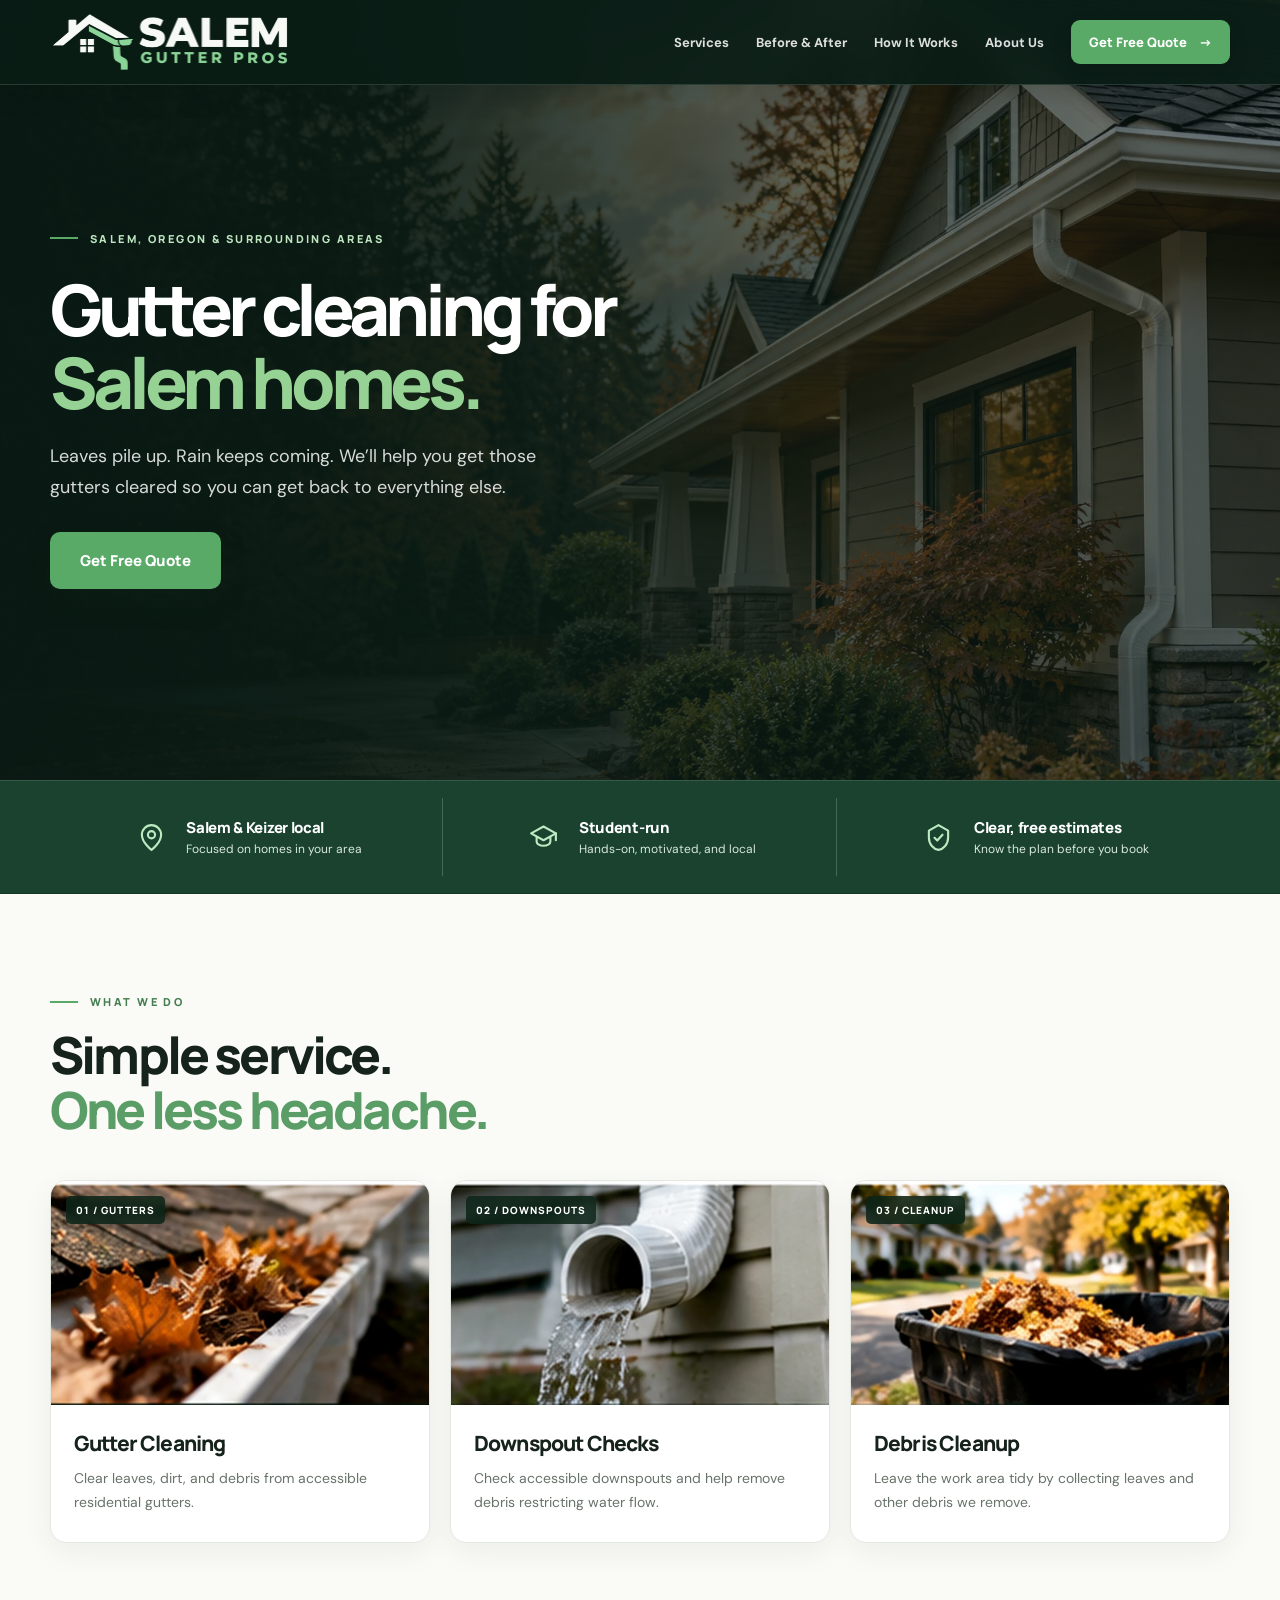
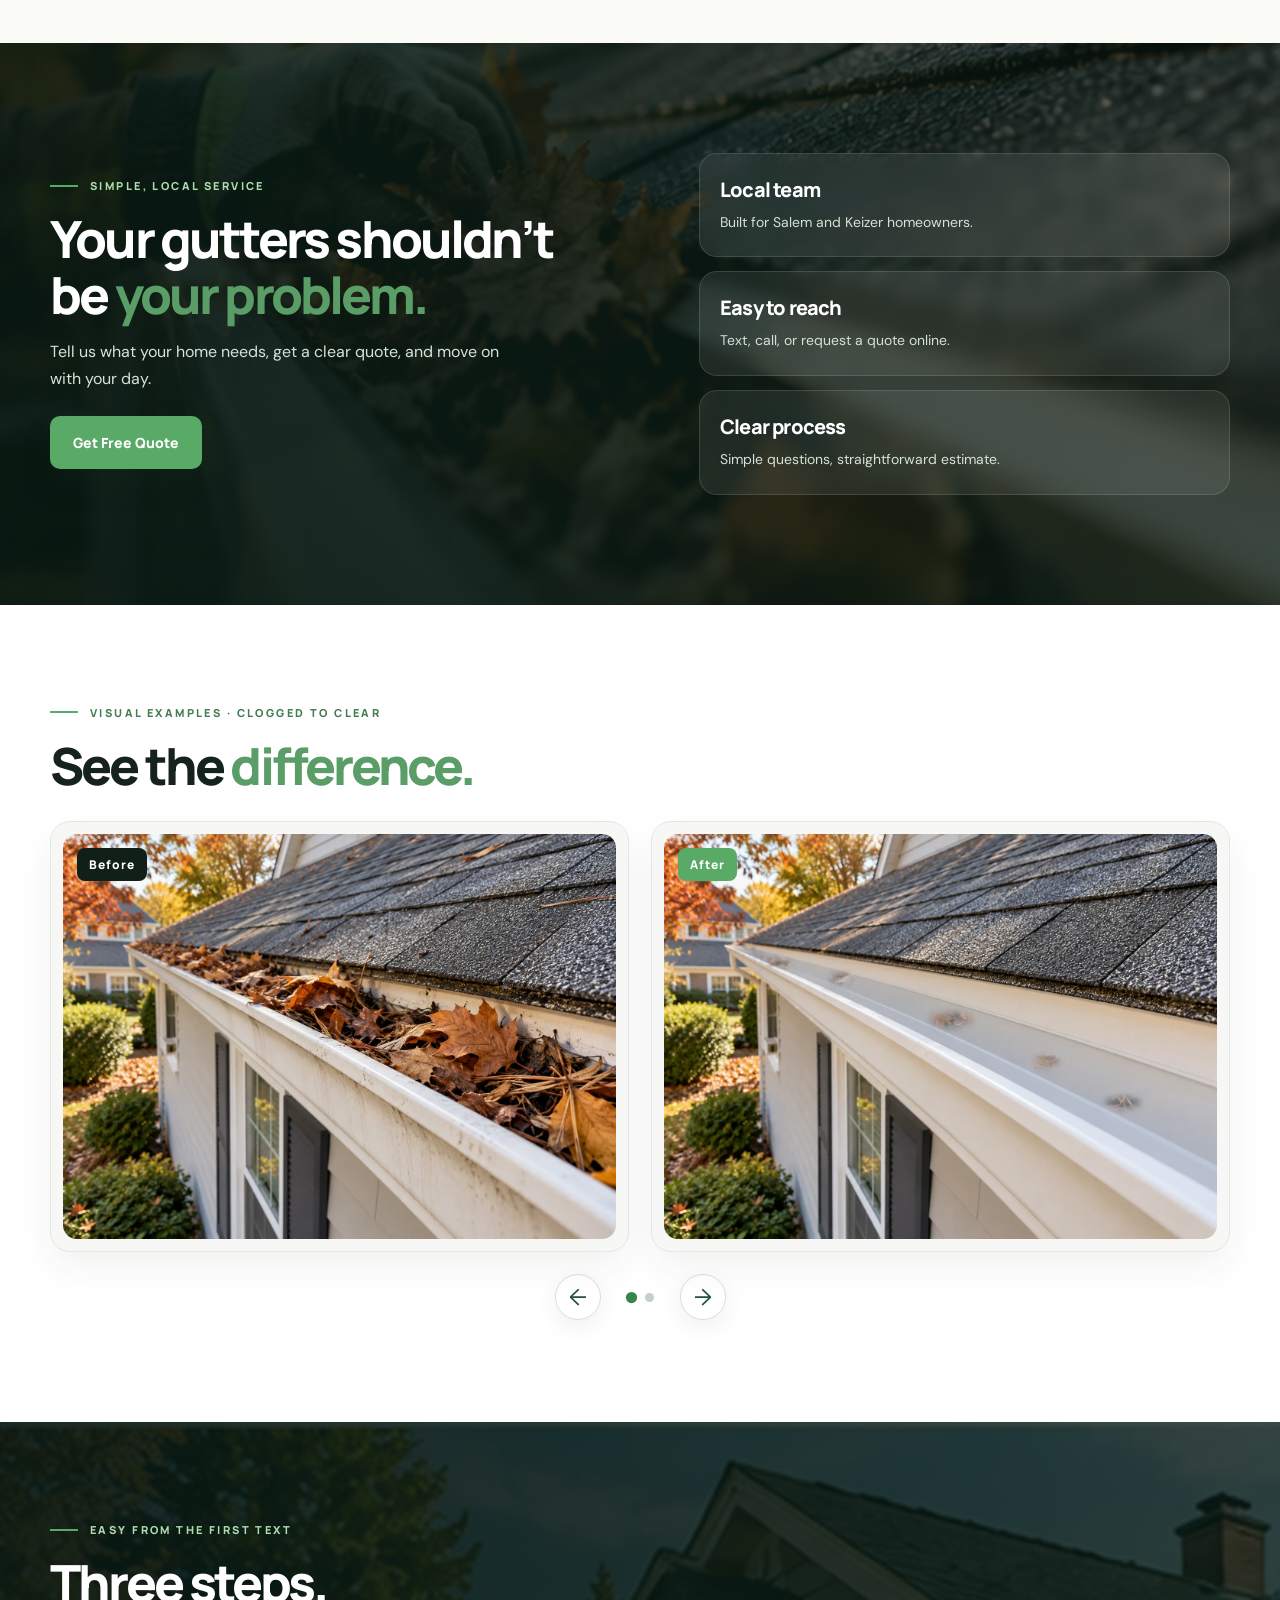
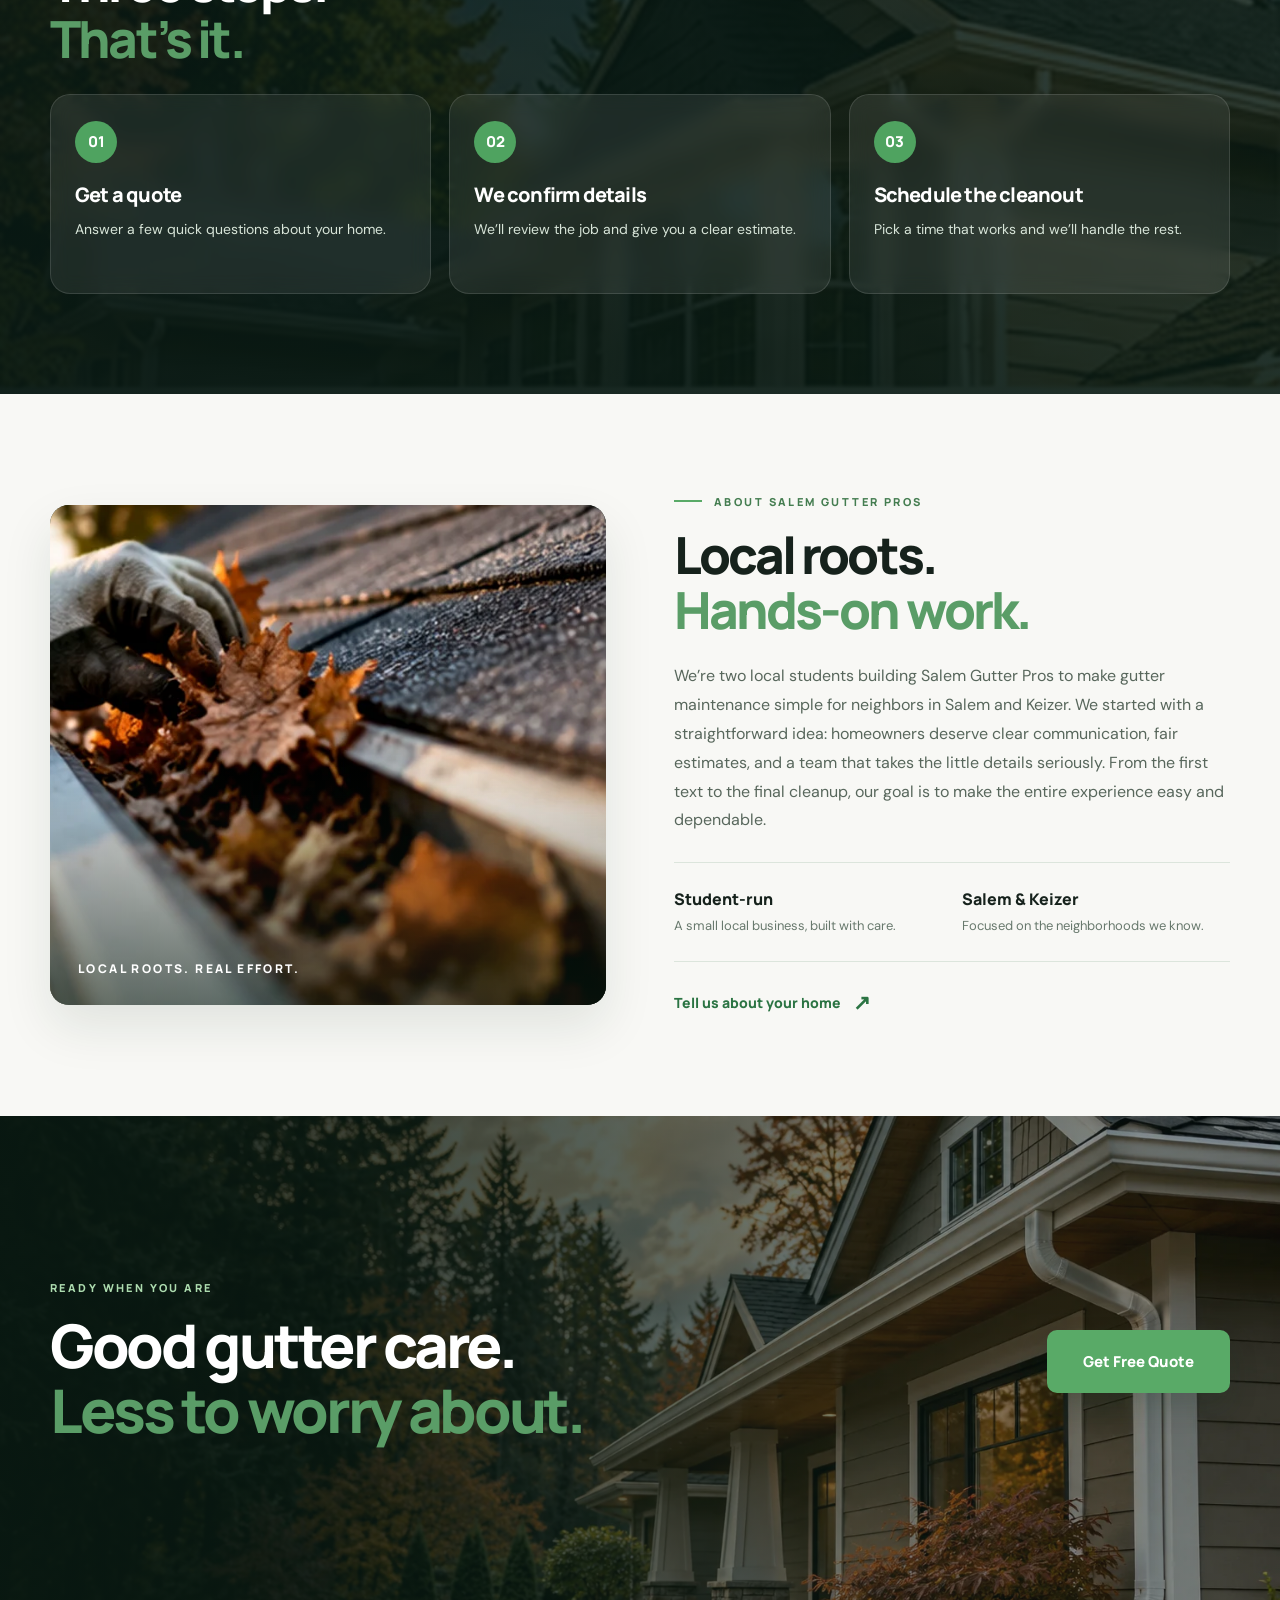
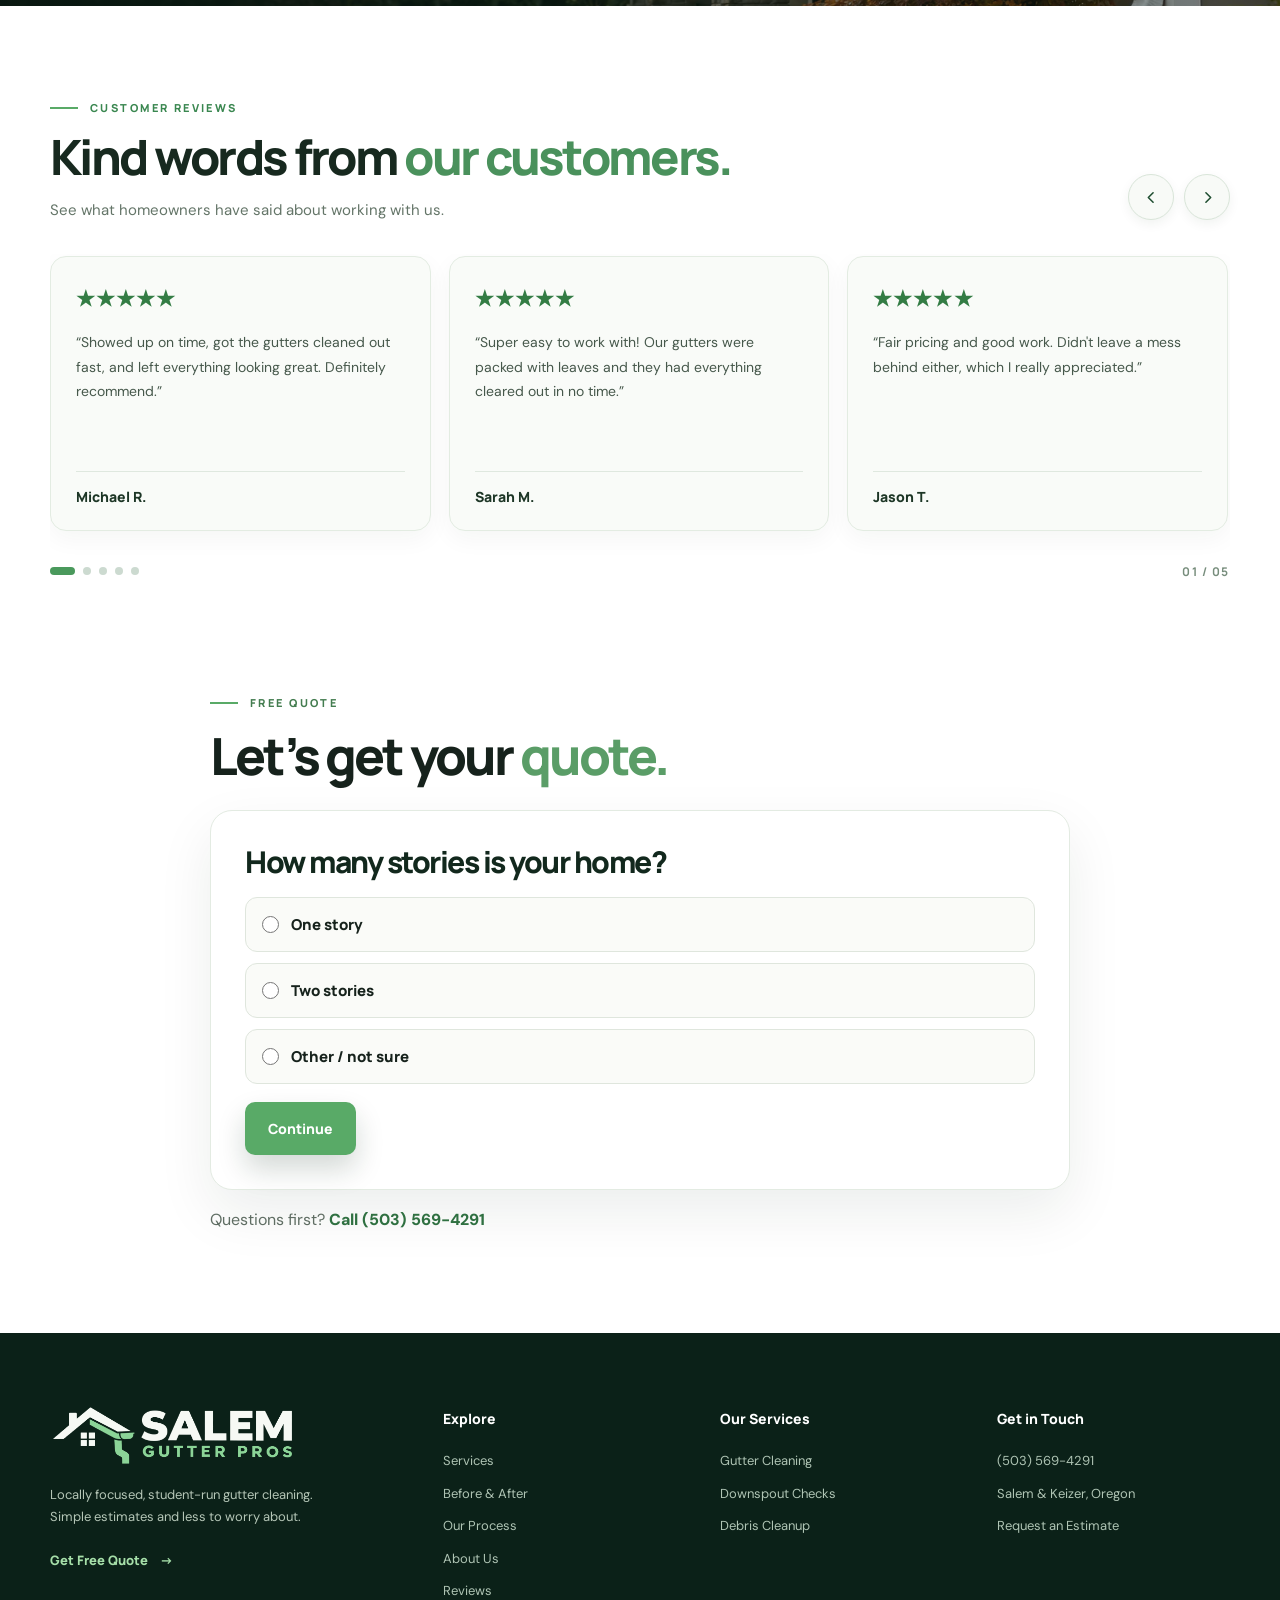
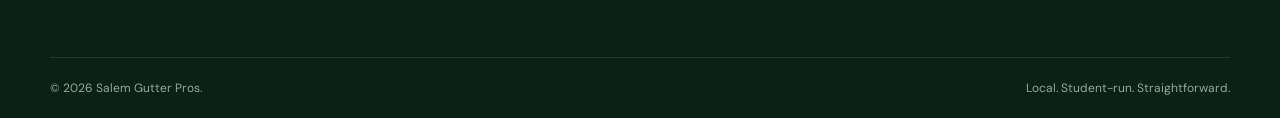
<file: index.html>
<!DOCTYPE html>

<html lang="en">
<head>
<meta charset="utf-8"/>
<meta content="width=device-width, initial-scale=1" name="viewport"/>
<meta content="#10281e" name="theme-color"/>
<meta content="Need gutter cleaning in Salem or Keizer? Salem Gutter Pros clears leaves and debris with simple, student-run local service. Call or text (503) 569-4291 for a free quote." name="description"/>
<meta content="website" property="og:type"/>
<meta content="Salem Gutter Pros | Gutter Cleaning in Salem, OR" property="og:title"/>
<meta content="Simple, local gutter cleaning in Salem and Keizer. Student-run. Clear, free estimates." property="og:description"/>
<meta content="salem-home-autumn.webp" property="og:image"/>
<meta content="telephone=yes" name="format-detection"/>
<title>Salem Gutter Pros | Gutter Cleaning in Salem, Oregon</title>
<link href="favicon.png" rel="icon" type="image/png"/>
<link href="apple-touch-icon.png" rel="apple-touch-icon"/>
<link href="https://fonts.googleapis.com" rel="preconnect"/>
<link crossorigin="" href="https://fonts.gstatic.com" rel="preconnect"/>
<link href="https://fonts.googleapis.com/css2?family=DM+Sans:wght@400;500;600;700&amp;family=Manrope:wght@400;500;600;700;800&amp;display=swap" rel="stylesheet"/>
<link as="image" href="salem-home-autumn.webp" rel="preload"/>
<link href="style.css" rel="stylesheet"/>
</head>
<body>
<a class="skip-link" href="#main">Skip to content</a>
<header class="site-header" id="top">
<div class="container nav-shell">
<a aria-label="Salem Gutter Pros home" class="brand" href="#top">
<img alt="Salem Gutter Pros" class="brand-logo" height="63" src="logo-header.png" width="260"/>
</a>
<nav aria-label="Main navigation" class="desktop-nav">
<a href="#services">Services</a>
<a href="#results">Before &amp; After</a>
<a href="#how-it-works">How It Works</a>
<a href="#about">About Us</a>
</nav>
<a class="nav-quote" href="#quote">Get Free Quote <span aria-hidden="true">→</span></a>
<button aria-controls="mobile-menu" aria-expanded="false" aria-label="Open menu" class="menu-toggle" id="menu-toggle" type="button">
<span></span><span></span><span></span>
</button>
</div>
<nav aria-hidden="true" aria-label="Mobile navigation" class="mobile-menu" id="mobile-menu" inert="">
<a href="#services">Services</a>
<a href="#results">Before &amp; After</a>
<a href="#how-it-works">How It Works</a>
<a href="#about">About Us</a>
<a class="mobile-menu-cta" href="#quote">Get Free Quote</a></nav>
</header>
<main id="main">
<section aria-labelledby="hero-title" class="hero">
<div aria-hidden="true" class="hero-photo"></div>
<div aria-hidden="true" class="hero-overlay"></div>
<div class="container hero-content">
<div class="hero-copy">
<div class="eyebrow"><span></span> SALEM, OREGON &amp; SURROUNDING AREAS</div>
<h1 id="hero-title">Gutter cleaning for<br/><span class="hero-keep">Salem homes.</span></h1>
<p>Leaves pile up. Rain keeps coming. We’ll help you get those gutters cleared so you can get back to everything else.</p>
<div class="hero-actions">
<a class="button button-primary" href="#quote">Get Free Quote</a>
</div>
</div>
</div>
</section>
<section aria-label="Why homeowners choose us" class="value-bar">
<div class="container value-grid">
<article class="value-card">
<div aria-hidden="true" class="value-icon">
<svg viewbox="0 0 24 24"><path d="M12 21s7-5.2 7-11a7 7 0 1 0-14 0c0 5.8 7 11 7 11Z"></path><circle cx="12" cy="10" r="2.6"></circle></svg>
</div>
<div>
<strong>Salem &amp; Keizer local</strong>
<small>Focused on homes in your area</small>
</div>
</article>
<article class="value-card">
<div aria-hidden="true" class="value-icon">
<svg viewbox="0 0 24 24"><path d="m3 9 9-5 9 5-9 5-9-5Z"></path><path d="M7 11.5V15c0 1.7 2.4 3 5 3s5-1.3 5-3v-3.5"></path><path d="M21 9v5"></path></svg>
</div>
<div>
<strong>Student-run</strong>
<small>Hands-on, motivated, and local</small>
</div>
</article>
<article class="value-card">
<div aria-hidden="true" class="value-icon">
<svg viewbox="0 0 24 24"><path d="M12 3 5 7v5c0 5 3.4 8.4 7 9 3.6-.6 7-4 7-9V7l-7-4Z"></path><path d="m9.1 12.2 2 2 3.8-4.2"></path></svg>
</div>
<div>
<strong>Clear, free estimates</strong>
<small>Know the plan before you book</small>
</div>
</article>
</div>
</section>
<section aria-labelledby="services-title" class="services section-pad" id="services">
<div class="container">
<div class="section-heading short-heading">
<div>
<div class="kicker"><span></span> WHAT WE DO</div>
<h2 id="services-title">Simple service.<br/><em>One less headache.</em></h2>
</div>
</div>
<div aria-label="Gutter cleaning services" aria-roledescription="carousel" class="service-grid service-grid-photos" id="service-rail" role="region" tabindex="0">
<article aria-label="1 of 3: Gutter Cleaning" class="service-card"><div class="service-image"><img alt="Fallen leaves collecting in a residential rain gutter" loading="lazy" src="gutter-leaves.webp"/><span class="service-number">01 / GUTTERS</span></div><div class="service-card-body"><h3>Gutter Cleaning</h3><p>Clear leaves, dirt, and debris from accessible residential gutters.</p></div></article>
<article aria-label="2 of 3: Downspout Checks" class="service-card"><div class="service-image"><img alt="Water flowing from a residential downspout" loading="lazy" src="downspout-water.webp"/><span class="service-number">02 / DOWNSPOUTS</span></div><div class="service-card-body"><h3>Downspout Checks</h3><p>Check accessible downspouts and help remove debris restricting water flow.</p></div></article>
<article aria-label="3 of 3: Debris Cleanup" class="service-card"><div class="service-image"><img alt="Collected fall leaves and debris from outdoor cleanup" loading="lazy" src="leaf-debris.webp"/><span class="service-number">03 / CLEANUP</span></div><div class="service-card-body"><h3>Debris Cleanup</h3><p>Leave the work area tidy by collecting leaves and other debris we remove.</p></div></article>
</div><div aria-label="Browse services" class="service-controls"><button aria-label="Previous service" class="service-arrow" id="service-prev" type="button">←</button><div aria-label="Service selection" class="service-dots"><button aria-current="true" aria-label="View gutter cleaning" class="service-dot is-active" data-service-index="0" type="button"></button><button aria-label="View downspout checks" class="service-dot" data-service-index="1" type="button"></button><button aria-label="View debris cleanup" class="service-dot" data-service-index="2" type="button"></button></div><button aria-label="Next service" class="service-arrow" id="service-next" type="button">→</button></div>
</div>
</section>
<section aria-labelledby="why-title" class="why-section" id="why-us">
<div aria-hidden="true" class="why-bg"></div>
<div class="container why-wrap">
<div class="why-copy">
<div class="kicker kicker-light"><span></span> SIMPLE, LOCAL SERVICE</div>
<h2 id="why-title">Your gutters shouldn’t be <em>your problem.</em></h2>
<p>Tell us what your home needs, get a clear quote, and move on with your day.</p>
<a class="button button-primary" href="#quote">Get Free Quote</a>
</div>
<div class="why-cards">
<article class="why-card">
<h3>Local team</h3>
<p>Built for Salem and Keizer homeowners.</p>
</article>
<article class="why-card">
<h3>Easy to reach</h3>
<p>Text, call, or request a quote online.</p>
</article>
<article class="why-card">
<h3>Clear process</h3>
<p>Simple questions, straightforward estimate.</p>
</article>
</div>
</div>
</section>
<section aria-labelledby="results-title" class="results section-pad" id="results">
<div class="container">
<div class="section-heading compare-heading">
<div>
<div class="kicker"><span></span> VISUAL EXAMPLES · CLOGGED TO CLEAR</div>
<h2 id="results-title">See the <em>difference.</em></h2>
</div>
</div><div aria-label="Before and after gutter examples" aria-roledescription="carousel" class="comparison-carousel" id="comparison-carousel" role="region" tabindex="0"><div class="comparison-stage"><div aria-hidden="false" aria-label="1 of 2: White residential gutter" class="comparison-slide is-active" data-comparison-index="0">
<div class="result-pair">
<figure class="result-panel"><div class="result-image-wrap"><img alt="Residential white gutter packed with autumn leaves" loading="eager" src="before-gutter.webp"/><figcaption class="result-tag before">Before</figcaption></div></figure>
<figure class="result-panel"><div class="result-image-wrap"><img alt="Same residential gutter after larger leaf buildup has been removed, with minor residue visible" loading="eager" src="after-gutter-realistic.webp"/><figcaption class="result-tag after">After</figcaption></div></figure>
</div></div><div aria-hidden="true" aria-label="2 of 2: A closer gutter view" class="comparison-slide" data-comparison-index="1">
<div class="result-pair">
<figure class="result-panel"><div class="result-image-wrap"><img alt="Closer view into a residential gutter with a heavy layer of fallen leaves and pine needles" loading="lazy" src="before-downspout.webp"/><figcaption class="result-tag before">Before</figcaption></div></figure>
<figure class="result-panel"><div class="result-image-wrap"><img alt="Closer view inside an emptied gutter with a few residual leaf fragments and marks" loading="lazy" src="after-downspout.webp"/><figcaption class="result-tag after">After</figcaption></div></figure>
</div></div></div>


<div class="comparison-controls"><button aria-label="Previous before-and-after comparison" class="comparison-arrow" id="comparison-prev" type="button">←</button><div aria-label="Choose comparison" class="comparison-dots"><button aria-current="true" aria-label="View white gutter comparison" class="comparison-dot is-active" data-comparison-target="0" type="button"></button><button aria-label="View closer gutter comparison" class="comparison-dot" data-comparison-target="1" type="button"></button></div><button aria-label="Next before-and-after comparison" class="comparison-arrow" id="comparison-next" type="button">→</button></div>
</div>

</div>
</section>
<section aria-labelledby="steps-title" class="steps-section" id="how-it-works">
<div aria-hidden="true" class="steps-bg"></div>
<div aria-hidden="true" class="steps-overlay"></div>
<div class="container steps-wrap">
<div class="steps-heading">
<div class="kicker kicker-light"><span></span> EASY FROM THE FIRST TEXT</div>
<h2 id="steps-title">Three steps.<br/><em>That’s it.</em></h2>
</div>
<div class="steps-grid">
<article class="step-card">
<span class="step-num">01</span>
<h3>Get a quote</h3>
<p>Answer a few quick questions about your home.</p>
</article>
<article class="step-card">
<span class="step-num">02</span>
<h3>We confirm details</h3>
<p>We’ll review the job and give you a clear estimate.</p>
</article>
<article class="step-card">
<span class="step-num">03</span>
<h3>Schedule the cleanout</h3>
<p>Pick a time that works and we’ll handle the rest.</p>
</article>
</div>
</div>
</section>
<section aria-labelledby="about-title" class="about-section section-pad" id="about">
<div class="container about-layout">
<div class="about-image"><img alt="Gloved hands removing leaves from a gutter" loading="lazy" src="gutter-cleaning-detail.webp"/><div class="about-image-tag">LOCAL ROOTS. REAL EFFORT.</div></div>
<div class="about-copy"><div class="kicker"><span></span> ABOUT SALEM GUTTER PROS</div>
<h2 id="about-title">Local roots.<br/><em>Hands-on work.</em></h2>
<p>We’re two local students building Salem Gutter Pros to make gutter maintenance simple for neighbors in Salem and Keizer. We started with a straightforward idea: homeowners deserve clear communication, fair estimates, and a team that takes the little details seriously. From the first text to the final cleanup, our goal is to make the entire experience easy and dependable.</p><p class="about-mobile-description">We’re two local students starting a gutter-cleaning business for Salem and Keizer homeowners. Our goal is simple: easy quotes, clear communication, and careful work without the hassle.</p>
<div class="about-points"><div><strong>Student-run</strong><small>A small local business, built with care.</small></div><div><strong>Salem &amp; Keizer</strong><small>Focused on the neighborhoods we know.</small></div></div>
<a class="about-link" href="#quote">Tell us about your home <span aria-hidden="true">↗</span></a>
</div>
</div></section><section class="cta-band">
<div aria-hidden="true" class="cta-photo"></div>
<div aria-hidden="true" class="cta-overlay"></div>
<div class="container cta-content">
<div>
<div class="kicker kicker-light">READY WHEN YOU ARE</div>
<h2>Good gutter care.<br/><em>Less to worry about.</em></h2>
</div>
<a class="button button-primary" href="#quote">Get Free Quote</a>
</div>
</section>
<section aria-labelledby="reviews-title" class="reviews-section section-pad" id="reviews">
  <div class="container">
    <div class="reviews-heading">
      <div class="reviews-intro">
        <div class="kicker"><span></span> CUSTOMER REVIEWS</div>
        <h2 id="reviews-title">Kind words from <em>our customers.</em></h2>
        <p>See what homeowners have said about working with us.</p>
      </div>
      <div class="reviews-controls" aria-label="Review carousel controls">
        <button type="button" class="review-arrow" id="reviews-prev" aria-label="Previous reviews"><svg viewBox="0 0 24 24" aria-hidden="true"><path d="m14 6-6 6 6 6"/></svg></button>
        <button type="button" class="review-arrow" id="reviews-next" aria-label="Next reviews"><svg viewBox="0 0 24 24" aria-hidden="true"><path d="m10 6 6 6-6 6"/></svg></button>
      </div>
    </div>
    <div id="reviews-carousel" class="reviews-carousel" role="region" aria-label="Customer reviews" aria-roledescription="carousel" tabindex="0">
      <div class="reviews-track" id="reviews-track">
            <article class="review-card" role="group" aria-roledescription="slide" aria-label="Review 1 of 7">
              <div class="review-stars" aria-label="5 out of 5 stars">★★★★★</div>
              <p>“Showed up on time, got the gutters cleaned out fast, and left everything looking great. Definitely recommend.”</p>
              <div class="review-author">Michael R.</div>
            </article>
            <article class="review-card" role="group" aria-roledescription="slide" aria-label="Review 2 of 7">
              <div class="review-stars" aria-label="5 out of 5 stars">★★★★★</div>
              <p>“Super easy to work with! Our gutters were packed with leaves and they had everything cleared out in no time.”</p>
              <div class="review-author">Sarah M.</div>
            </article>
            <article class="review-card" role="group" aria-roledescription="slide" aria-label="Review 3 of 7">
              <div class="review-stars" aria-label="5 out of 5 stars">★★★★★</div>
              <p>“Fair pricing and good work. Didn&#x27;t leave a mess behind either, which I really appreciated.”</p>
              <div class="review-author">Jason T.</div>
            </article>
            <article class="review-card" role="group" aria-roledescription="slide" aria-label="Review 4 of 7">
              <div class="review-stars" aria-label="5 out of 5 stars">★★★★★</div>
              <p>“Really happy with how everything turned out. They were friendly, professional, and easy to schedule.”</p>
              <div class="review-author">Emily C.</div>
            </article>
            <article class="review-card" role="group" aria-roledescription="slide" aria-label="Review 5 of 7">
              <div class="review-stars" aria-label="5 out of 5 stars">★★★★★</div>
              <p>“Hadn&#x27;t cleaned our gutters in over a year. They got everything flowing again and even sent pictures when they finished.”</p>
              <div class="review-author">Daniel K.</div>
            </article>
            <article class="review-card" role="group" aria-roledescription="slide" aria-label="Review 6 of 7">
              <div class="review-stars" aria-label="5 out of 5 stars">★★★★★</div>
              <p>“Quick response, reasonable price, and they did exactly what they said they would. Can&#x27;t ask for much more.”</p>
              <div class="review-author">Amanda L.</div>
            </article>
            <article class="review-card" role="group" aria-roledescription="slide" aria-label="Review 7 of 7">
              <div class="review-stars" aria-label="4 out of 5 stars">★★★★☆</div>
              <p>“Overall a good experience. Had to reschedule once, but they did a solid job and the price was fair.”</p>
              <div class="review-author">Brian S.</div>
            </article>
      </div>
    </div>
    <div class="reviews-pagination">
      <div class="reviews-dots" id="reviews-dots" aria-label="Select reviews"></div>
      <span class="reviews-count" id="reviews-count" aria-live="polite">01 / 07</span>
    </div>
  </div>
</section>
<section aria-labelledby="quote-title" class="quote-section section-pad" id="quote">
<div class="container quote-shell">
<div class="quote-heading">
<div class="kicker"><span></span> FREE QUOTE</div>
<h2 id="quote-title">Let’s get your <em>quote.</em></h2>
</div>
<div class="quote-card">
<form id="quote-form" novalidate="">
<div class="quote-step" data-step="0">
<h4>How many stories is your home?</h4>
<div aria-label="Home height" class="choice-list" role="radiogroup">
<label class="choice-tile"><input name="home" required="" type="radio" value="One-story home"/><span>One story</span></label>
<label class="choice-tile"><input name="home" type="radio" value="Two-story home"/><span>Two stories</span></label>
<label class="choice-tile"><input name="home" type="radio" value="Other / not sure"/><span>Other / not sure</span></label>
</div>
<button class="button button-primary quote-next" data-next="" type="button">Continue</button>
</div>
<div class="quote-step" data-step="1" hidden="">
<h4>Where are we cleaning?</h4>
<div class="form-row">
<label for="customer-address">Street address</label>
<input autocomplete="street-address" id="customer-address" name="address" placeholder="123 Main Street" required="" type="text"/>
</div>
<div class="form-row">
<label for="customer-area">City or ZIP code</label>
<input autocomplete="address-level2" id="customer-area" name="area" placeholder="Salem, OR 97301" required="" type="text"/>
</div>
<div class="step-controls">
<button class="quote-back" data-back="" type="button">← Back</button>
<button class="button button-primary quote-next" data-next="" type="button">Continue</button>
</div>
</div>
<div class="quote-step" data-step="2" hidden="">
<h4>What’s your name?</h4>
<div class="form-row">
<label for="customer-name">Full name</label>
<input autocomplete="name" id="customer-name" name="name" placeholder="Your full name" required="" type="text"/>
</div>
<div class="step-controls">
<button class="quote-back" data-back="" type="button">← Back</button>
<button class="button button-primary quote-next" data-next="" type="button">Continue</button>
</div>
</div>
<div class="quote-step" data-step="3" hidden="">
<h4>Where should we reach you?</h4>
<div class="form-row">
<label for="customer-phone">Phone number</label>
<input autocomplete="tel" id="customer-phone" inputmode="tel" name="phone" placeholder="(503) 555-0123" required="" type="tel"/>
</div>
<div class="form-row">
<label for="customer-notes">Anything we should know? <small>(optional)</small></label>
<textarea id="customer-notes" maxlength="350" name="notes" placeholder="Overflowing gutters, lots of leaves..." rows="2"></textarea>
</div>
<div class="step-controls">
<button class="quote-back" data-back="" type="button">← Back</button>
<button class="button button-primary quote-next" type="submit">Get My Free Quote</button>
</div>
<p class="form-fine-print">Opens a text message with your details.</p>
</div>
<div aria-live="polite" class="form-result" hidden="" id="form-result">
<strong>Your quote request is ready.</strong>
<p id="form-status">Text these details to (503) 569-4291.</p>
<div class="request-summary" id="request-summary"></div>
<div class="result-actions">
<a class="result-link" href="#" id="open-sms">Open Messages ↗</a>
<button class="copy-button" id="copy-request" type="button">Copy Request</button>
<button class="copy-button" id="edit-request" type="button">Edit Details</button>
</div>
</div>
</form>
</div>
<p class="quote-call">Questions first? <a href="tel:+15035694291">Call (503) 569-4291</a></p>
</div>
</section>
</main>
<footer class="footer">
<div class="container footer-main">
<div class="footer-intro"><a class="footer-brand" href="#top"><img alt="Salem Gutter Pros" height="60" src="logo-header.png" width="245"/></a><p>Locally focused, student-run gutter cleaning. Simple estimates and less to worry about.</p><a class="footer-cta" href="#quote">Get Free Quote <span aria-hidden="true">→</span></a></div>
<div class="footer-links"><h3>Explore</h3><a href="#services">Services</a><a href="#results">Before &amp; After</a><a href="#how-it-works">Our Process</a><a href="#about">About Us</a><a href="#reviews">Reviews</a></div>
<div class="footer-links"><h3>Our Services</h3><a href="#services">Gutter Cleaning</a><a href="#services">Downspout Checks</a><a href="#services">Debris Cleanup</a></div>
<div class="footer-links"><h3>Get in Touch</h3><a href="tel:+15035694291">(503) 569-4291</a><span>Salem &amp; Keizer, Oregon</span><a href="#quote">Request an Estimate</a></div>
</div>
<div class="container footer-bottom"><span>© <span id="year">2026</span> Salem Gutter Pros.</span><span>Local. Student-run. Straightforward.</span></div>
</footer>
<div class="mobile-sticky"><a class="mobile-quote" href="#quote">Get Your Free Quote <span aria-hidden="true">→</span></a></div>
<script defer="" src="script.js"></script>
</body>
</html>
</file>
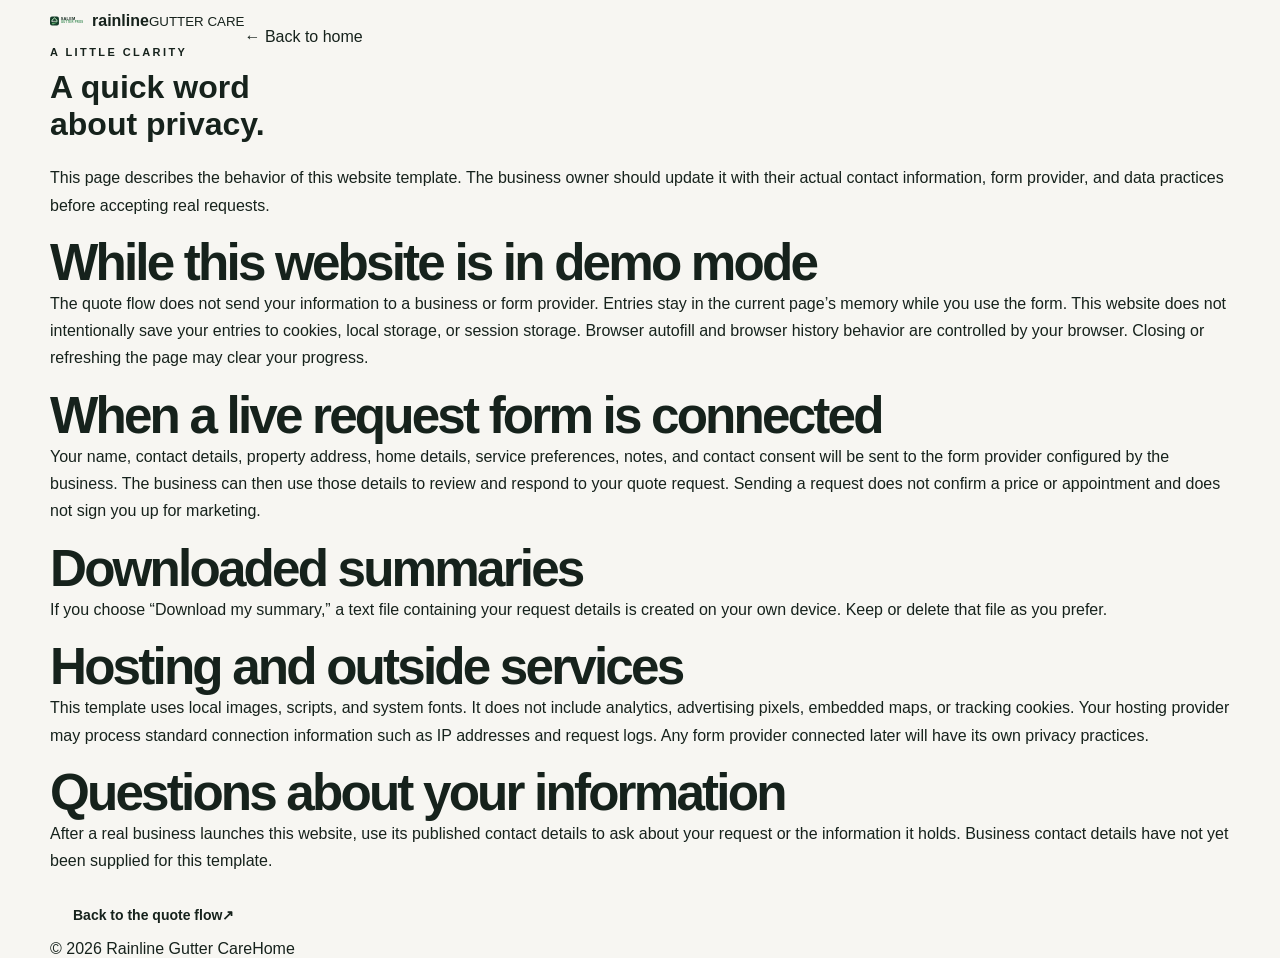
<file: privacy.html>
<!doctype html>
<html lang="en"><head><meta charset="utf-8"><meta name="viewport" content="width=device-width, initial-scale=1"><meta name="theme-color" content="#fffaf2"><meta name="robots" content="noindex"><title>Privacy Details | Rainline Gutter Care</title><link rel="icon" href="logo.svg" type="image/svg+xml"><link rel="stylesheet" href="style.css"><script src="config.js" defer></script><script src="script.js" defer></script></head>
<body><a class="skip-link" href="#main">Skip to content</a><header class="quote-header"><div class="container header-inner"><a class="brand" href="index.html"><img src="logo.svg" width="42" height="42" alt=""><span><strong data-brand>rainline</strong><small>GUTTER CARE</small></span></a><a class="back-home" href="index.html">← Back to home</a></div></header><main class="container privacy-page" id="main"><p class="eyebrow">A LITTLE CLARITY</p><h1>A quick word<br><span class="serif">about privacy.</span></h1><p>This page describes the behavior of this website template. The business owner should update it with their actual contact information, form provider, and data practices before accepting real requests.</p><h2>While this website is in demo mode</h2><p>The quote flow does not send your information to a business or form provider. Entries stay in the current page’s memory while you use the form. This website does not intentionally save your entries to cookies, local storage, or session storage. Browser autofill and browser history behavior are controlled by your browser. Closing or refreshing the page may clear your progress.</p><h2>When a live request form is connected</h2><p>Your name, contact details, property address, home details, service preferences, notes, and contact consent will be sent to the form provider configured by the business. The business can then use those details to review and respond to your quote request. Sending a request does not confirm a price or appointment and does not sign you up for marketing.</p><h2>Downloaded summaries</h2><p>If you choose “Download my summary,” a text file containing your request details is created on your own device. Keep or delete that file as you prefer.</p><h2>Hosting and outside services</h2><p>This template uses local images, scripts, and system fonts. It does not include analytics, advertising pixels, embedded maps, or tracking cookies. Your hosting provider may process standard connection information such as IP addresses and request logs. Any form provider connected later will have its own privacy practices.</p><h2>Questions about your information</h2><p>After a real business launches this website, use its published contact details to ask about your request or the information it holds. Business contact details have not yet been supplied for this template.</p><a class="button" href="quote.html">Back to the quote flow <span aria-hidden="true">↗</span></a></main><footer class="container quote-footer"><span>© <span data-year>2026</span> <span data-business>Rainline Gutter Care</span></span><a href="index.html">Home</a></footer></body></html>
</file>
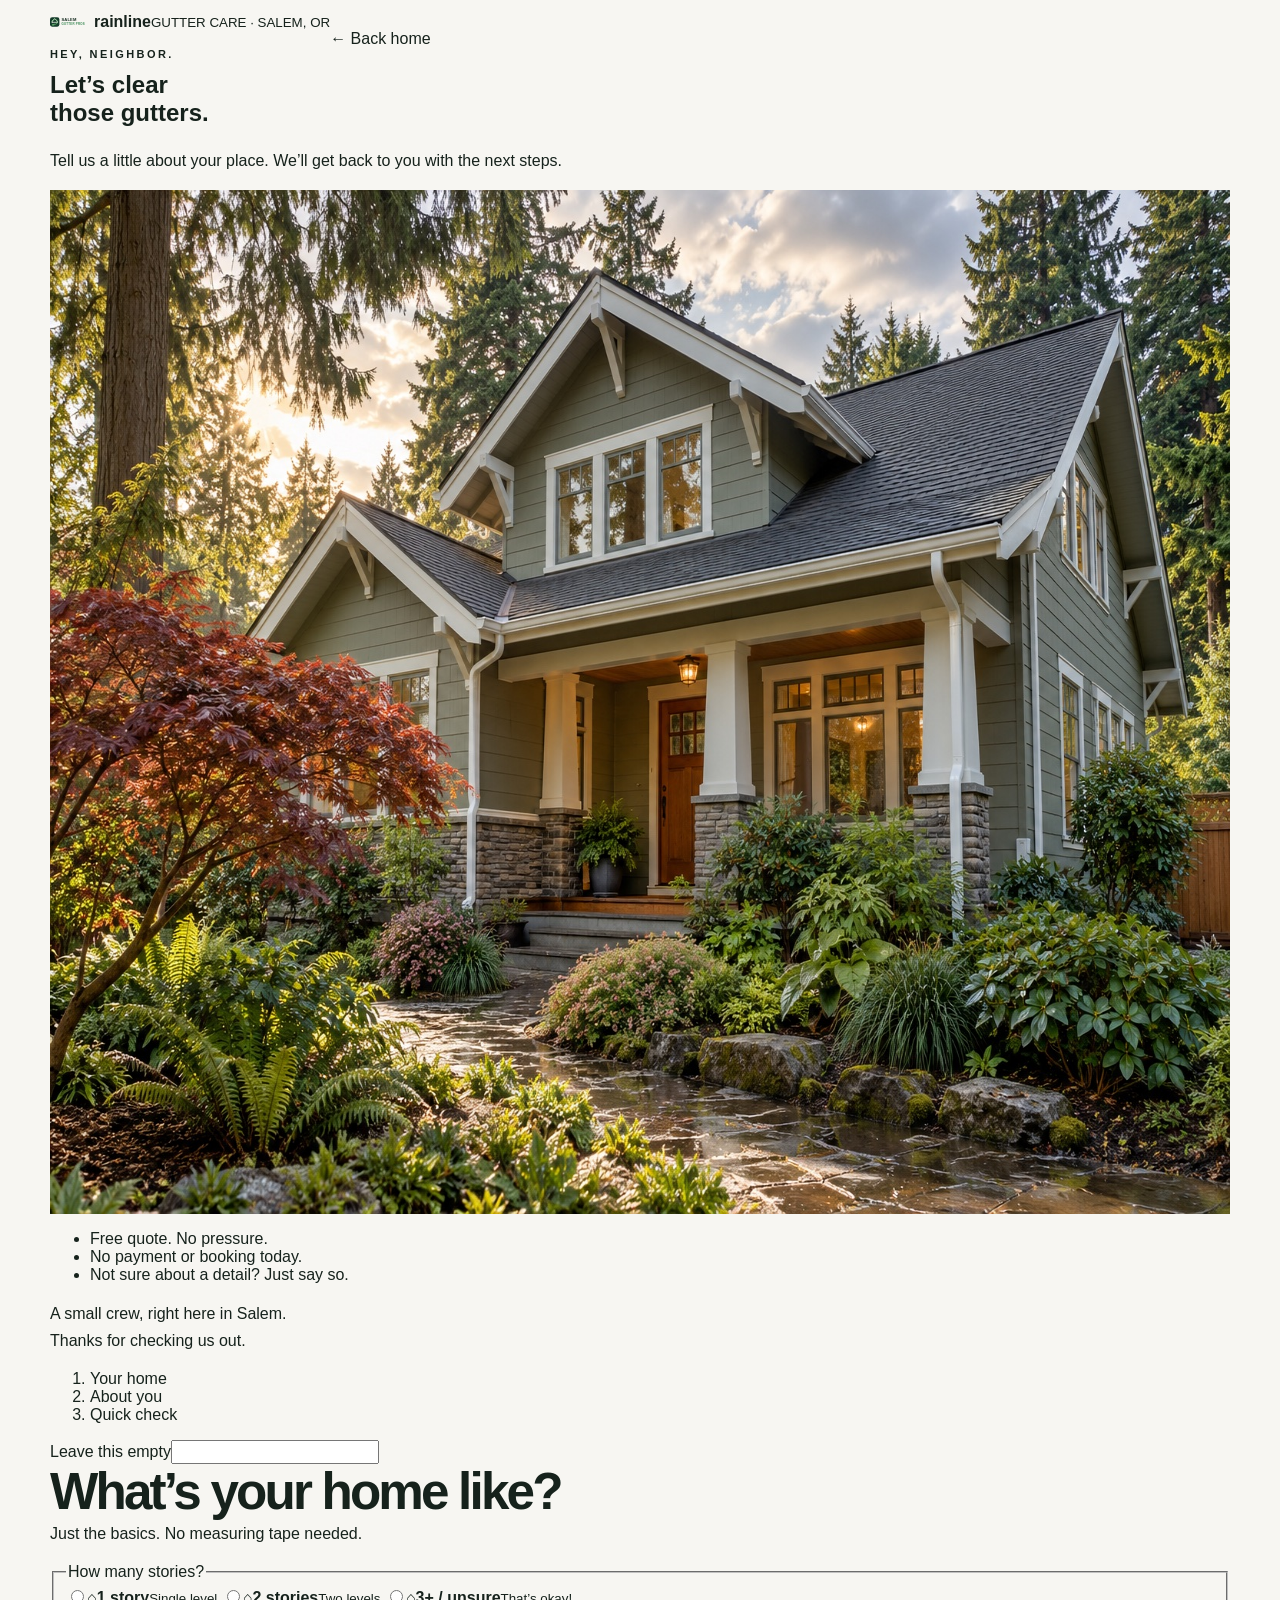
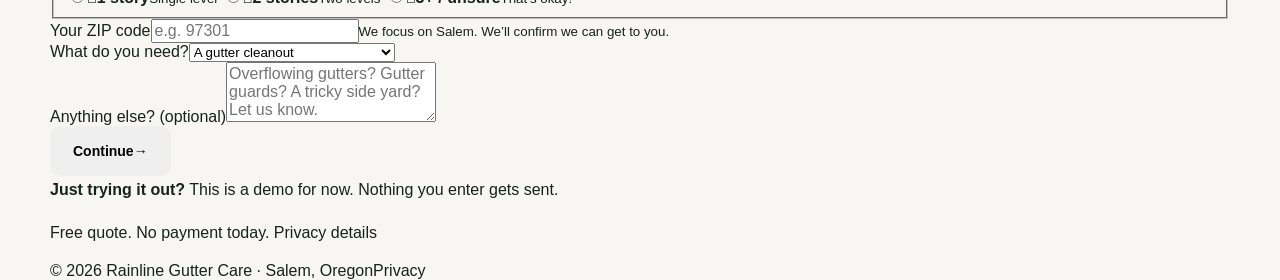
<file: quote.html>
<!doctype html>
<html lang="en"><head>
<meta charset="utf-8"><meta name="viewport" content="width=device-width, initial-scale=1"><meta name="theme-color" content="#fffaf2">
<title>Get a Free Quote | Rainline Gutter Care, Salem</title><meta name="description" content="Tell our small Salem crew about your gutters. A few simple questions. A free quote. No pressure.">
<link rel="icon" href="logo.svg" type="image/svg+xml"><link rel="stylesheet" href="style.css"><script src="config.js" defer></script><script src="script.js" defer></script><script src="quote.js" defer></script>
</head><body class="quote-page">
<a class="skip-link" href="#quote-form">Skip to quote form</a>
<header class="quote-header"><div class="container header-inner"><a class="brand" href="index.html" aria-label="Rainline Gutter Care home"><img src="logo.svg" width="44" height="44" alt=""><span><strong data-brand>rainline</strong><small>GUTTER CARE · SALEM, OR</small></span></a><a class="back-home" href="index.html">← Back home</a></div></header>
<main class="container quote-layout">
<aside class="quote-aside"><p class="eyebrow">HEY, NEIGHBOR.</p><h1>Let’s clear<br> those gutters.</h1><p>Tell us a little about your place. We’ll get back to you with the next steps.</p><img class="quote-aside-photo" src="salem-home.jpg" alt="Illustrative Oregon home surrounded by autumn greenery" width="1536" height="1024"><ul class="aside-points"><li>Free quote. No pressure.</li><li>No payment or booking today.</li><li>Not sure about a detail? Just say so.</li></ul><p class="aside-note">A small crew, right here in Salem.<br>Thanks for checking us out.</p></aside>
<div class="quote-panel">
<noscript><p class="form-error">Please enable JavaScript to use this quote form. Nothing has been sent.</p></noscript>
<ol class="quote-progress" aria-label="Quote progress"><li class="active" aria-current="step">Your home</li><li>About you</li><li>Quick check</li></ol>
<p class="form-error" id="form-error" role="alert" hidden></p>
<form id="quote-form" novalidate>
<div class="honeypot" aria-hidden="true"><label>Leave this empty<input type="text" name="_gotcha" tabindex="-1" autocomplete="off"></label></div>
<section class="quote-step" data-step="0" aria-labelledby="step-title-0">
<h2 id="step-title-0" tabindex="-1">What’s your home like?</h2><p class="step-intro">Just the basics. No measuring tape needed.</p>
<fieldset class="quote-fieldset"><legend>How many stories?</legend><div class="choice-grid">
<label class="choice"><input type="radio" name="stories" value="1 story" required><span class="choice-box"><span class="choice-icon" aria-hidden="true">⌂</span><strong>1 story</strong><small>Single level</small></span></label>
<label class="choice"><input type="radio" name="stories" value="2 stories"><span class="choice-box"><span class="choice-icon" aria-hidden="true">⌂</span><strong>2 stories</strong><small>Two levels</small></span></label>
<label class="choice"><input type="radio" name="stories" value="3+ stories / unsure"><span class="choice-box"><span class="choice-icon" aria-hidden="true">⌂</span><strong>3+ / unsure</strong><small>That’s okay!</small></span></label>
</div></fieldset>
<div class="input-field"><label for="zip">Your ZIP code</label><input id="zip" name="zip" autocomplete="postal-code" inputmode="numeric" placeholder="e.g. 97301" pattern="[0-9]{5}(-[0-9]{4})?" maxlength="10" required aria-describedby="zip-hint"><small id="zip-hint" class="field-hint">We focus on Salem. We’ll confirm we can get to you.</small></div>
<div class="input-field"><label for="service">What do you need?</label><select id="service" name="service"><option value="Gutter cleaning">A gutter cleanout</option><option value="Downspout concern">Help with a blocked downspout</option><option value="Seasonal gutter care">A regular cleaning plan</option><option value="Not sure — please advise">Not sure — can you help?</option></select></div>
<div class="input-field"><label for="notes">Anything else? <span class="optional">(optional)</span></label><textarea id="notes" name="notes" rows="3" maxlength="1200" placeholder="Overflowing gutters? Gutter guards? A tricky side yard? Let us know."></textarea></div>
</section>
<section class="quote-step" data-step="1" aria-labelledby="step-title-1" hidden>
<h2 id="step-title-1" tabindex="-1">How can we reach you?</h2><p class="step-intro">We’ll only use this to talk about your quote.</p>
<div class="input-field"><label for="name">Your name</label><input id="name" name="name" autocomplete="name" placeholder="Your name" maxlength="100" required></div>
<div class="input-field"><label for="email">Email address</label><input id="email" name="email" type="email" autocomplete="email" placeholder="you@example.com" maxlength="254" required></div>
<div class="input-field"><label for="phone">Phone number <span class="optional">(optional)</span></label><input id="phone" name="phone" type="tel" autocomplete="tel" placeholder="Your phone number" maxlength="30"></div>
<div class="input-field"><label for="address">Street address <span class="optional">(optional for now)</span></label><input id="address" name="address" autocomplete="address-line1" placeholder="Helps us get a better idea of the job" maxlength="200"></div>
<div class="input-field"><label for="city">City</label><input id="city" name="city" autocomplete="address-level2" placeholder="Salem" maxlength="100" required></div>
<p class="field-hint">We’ll start with an email. No marketing list.</p>
</section>
<section class="quote-step" data-step="2" aria-labelledby="step-title-2" hidden>
<h2 id="step-title-2" tabindex="-1">All look right?</h2><p class="step-intro">A quick check, and you’re done.</p>
<section class="review-section"><div class="review-heading"><h3>Your home</h3><button class="edit-step" type="button" data-edit="0" aria-label="Edit your home details">Edit</button></div><dl><dt>Home</dt><dd data-summary="stories"></dd><dt>ZIP code</dt><dd data-summary="zip"></dd><dt>Service</dt><dd data-summary="service"></dd><dt>Notes</dt><dd data-summary="notes"></dd></dl></section>
<section class="review-section"><div class="review-heading"><h3>About you</h3><button class="edit-step" type="button" data-edit="1" aria-label="Edit your contact details">Edit</button></div><dl><dt>Name</dt><dd data-summary="name"></dd><dt>Email</dt><dd data-summary="email"></dd><dt>Phone</dt><dd data-summary="phone"></dd><dt>Address</dt><dd data-summary="location"></dd></dl></section>
<label class="checkbox-line"><input type="checkbox" id="consent" name="consent" required><span>It’s okay for <span data-business>Rainline Gutter Care</span> to contact me about this quote. I know this isn’t a booking. <a href="privacy.html" target="_blank" rel="noopener">Privacy details</a>.</span></label>
</section>
<div class="form-nav"><button class="back-button" id="previous" type="button" hidden>← Back</button><button class="button" id="next" type="submit">Continue <span aria-hidden="true">→</span></button></div>
</form>
<section class="success-state" id="success" aria-labelledby="success-title" hidden><div class="success-icon" aria-hidden="true">✓</div><h2 id="success-title" tabindex="-1">That’s the whole form!</h2><p id="success-copy"></p><div class="demo-notice" id="success-demo"><strong>This was a practice run.</strong> Nothing was sent and nothing was booked. You can save a copy of your answers below.</div><div class="success-actions"><button type="button" class="button" id="download-summary">Save my answers <span aria-hidden="true">↓</span></button><a href="index.html" class="text-link">Back home <span aria-hidden="true">→</span></a><button type="button" class="back-button" id="restart">Start again</button></div></section>
<p class="demo-notice" id="demo-notice" hidden><strong>Just trying it out?</strong> This is a demo for now. Nothing you enter gets sent.</p>
<p class="quote-bottom-note">Free quote. No payment today. <a href="privacy.html">Privacy details</a></p>
</div></main>
<footer class="container quote-footer"><span>© <span data-year>2026</span> <span data-business>Rainline Gutter Care</span> · Salem, Oregon</span><a href="privacy.html">Privacy</a></footer>
</body></html>
</file>
<file: style.css>
:root{
  --forest:#10281e;
  --forest-2:#173629;
  --forest-3:#1d4332;
  --green:#59aa67;
  --green-2:#79c27f;
  --paper:#f7f6f2;
  --white:#fff;
  --ink:#16221c;
  --muted:#637066;
  --line:#e3e9e1;
  --sans:'DM Sans',Arial,sans-serif;
  --heading:'Manrope',Arial,sans-serif;
  --radius:18px;
}
*,:before,:after{box-sizing:border-box}
html{scroll-behavior:smooth;scroll-padding-top:92px}
body{margin:0;background:var(--paper);color:var(--ink);font-family:var(--sans);-webkit-font-smoothing:antialiased}
body.menu-open{overflow:hidden}
img,svg{display:block;max-width:100%}
a{text-decoration:none;color:inherit}
button,input,textarea{font:inherit}
button{cursor:pointer}
button:focus-visible,a:focus-visible,input:focus-visible,textarea:focus-visible{outline:3px solid #9be0a4;outline-offset:3px}
.container{width:min(100% - 88px,1180px);margin-inline:auto}
.skip-link{position:absolute;top:-80px;left:14px;z-index:10000;background:#fff;padding:12px 14px;border-radius:6px}.skip-link:focus{top:12px}
.eyebrow,.kicker{display:flex;align-items:center;gap:12px;font:800 11px var(--heading);letter-spacing:.22em}.eyebrow span,.kicker span{width:28px;height:2px;background:var(--green);display:inline-block;flex-shrink:0}
.kicker{color:#447d50;margin-bottom:18px}.kicker-light{color:#addcaf}
h1,h2,h3,p{margin-top:0}
h2{font:800 clamp(2.5rem,4vw,4.35rem)/1.08 var(--heading);letter-spacing:-.055em;margin:0} h2 em{font-style:normal;color:#5a9d67}
p{line-height:1.7}
.section-pad{padding:100px 0}
.button{display:inline-flex;align-items:center;justify-content:center;border-radius:10px;padding:16px 22px;font:800 14px var(--heading);transition:transform .2s,background .2s,border-color .2s,box-shadow .2s;border:1px solid transparent;white-space:nowrap}
.button:hover{transform:translateY(-2px)}
.button-primary{background:var(--green);color:#fff;box-shadow:0 14px 28px rgba(18,43,28,.18)}
.button-primary:hover{background:#459556}
.button-secondary{background:rgba(255,255,255,.06);border-color:rgba(255,255,255,.42);color:#fff}
.button-secondary:hover{background:rgba(255,255,255,.12);border-color:#fff}
/* header */
.site-header{position:absolute;top:0;left:0;right:0;z-index:30;background:rgba(8,24,19,.7);backdrop-filter:blur(14px);border-bottom:1px solid rgba(255,255,255,.12)}
.nav-shell{min-height:92px;display:flex;align-items:center;gap:24px}
.brand{display:inline-flex;align-items:center;flex-shrink:0}
.brand-logo{width:263px;height:auto}
.desktop-nav{display:flex;align-items:center;gap:34px;margin-left:auto}
.desktop-nav a{font-size:13px;font-weight:700;color:rgba(255,255,255,.86);position:relative}
.desktop-nav a:after{content:'';position:absolute;left:0;right:100%;bottom:-10px;height:2px;background:var(--green);transition:right .22s}.desktop-nav a:hover:after{right:0}.desktop-nav a:hover{color:#fff}
.nav-phone{margin-left:12px;background:#234d38;color:#fff;padding:14px 18px;border-radius:999px;font-size:13px;font-weight:800;transition:transform .2s,background .2s}.nav-phone:hover{transform:translateY(-2px);background:#2a6447}
.menu-toggle{display:none;background:none;border:0;color:#fff;padding:10px;margin-left:auto}.menu-toggle span{display:block;width:25px;height:2px;background:#fff;margin:5px 0;border-radius:3px}
.mobile-menu[hidden]{display:none!important}
/* hero */
.hero{position:relative;min-height:780px;color:#fff;overflow:hidden;background:var(--forest)}
.hero-photo,.hero-overlay{position:absolute;inset:0}
.hero-photo{background:url('salem-home-autumn.webp') center 52%/cover no-repeat;transform:scale(1.02)}
.hero-overlay{background:linear-gradient(90deg,rgba(9,25,19,.95) 0%,rgba(10,28,21,.84) 34%,rgba(11,28,21,.45) 62%,rgba(11,28,21,.12) 100%),linear-gradient(180deg,rgba(9,25,19,.35),rgba(9,25,19,.6))}
.hero-content{position:relative;display:flex;align-items:center;min-height:780px;padding-top:150px;padding-bottom:110px}
.hero-copy{max-width:690px}.hero .eyebrow{color:#bee5c0;margin-bottom:26px}.hero h1{font:800 clamp(3.6rem,6.4vw,6.4rem)/1.04 var(--heading);letter-spacing:-.07em;margin:0 0 22px}.hero h1 span{color:#95d294}.hero p{font-size:18px;max-width:540px;color:rgba(255,255,255,.84);margin-bottom:30px}.hero-actions{display:flex;gap:12px;flex-wrap:wrap}
/* value bar */
.value-bar{background:linear-gradient(90deg,#1e4a35,#17382b 55%,#112b20);color:#fff;padding:0 0 24px;margin-top:-34px;position:relative;z-index:4}
.value-grid{display:grid;grid-template-columns:repeat(3,1fr);gap:18px}
.value-card{display:flex;align-items:center;gap:16px;padding:24px 22px;border-radius:18px;background:rgba(255,255,255,.06);border:1px solid rgba(255,255,255,.12);box-shadow:0 16px 36px rgba(5,15,9,.16)}
.value-card strong{display:block;font:800 18px var(--heading);letter-spacing:-.03em}.value-card small{display:block;font-size:13px;color:#d3e6d5;margin-top:5px}
.value-icon{width:52px;height:52px;border-radius:14px;display:grid;place-items:center;background:rgba(255,255,255,.09);flex-shrink:0}
.value-icon svg{width:24px;height:24px;stroke:#fff;stroke-width:1.9;fill:none;stroke-linecap:round;stroke-linejoin:round}
/* services */
.services{background:#fafaf7}
.short-heading{margin-bottom:34px}
.service-layout{display:grid;grid-template-columns:1.05fr 1fr;gap:26px;align-items:stretch}
.service-lead-photo{border-radius:22px;overflow:hidden;min-height:420px;box-shadow:0 18px 44px rgba(19,45,24,.09)}
.service-lead-photo img{width:100%;height:100%;object-fit:cover}
.service-grid{display:grid;grid-template-columns:1fr;gap:16px}
.service-card{background:#fff;border:1px solid var(--line);border-radius:18px;padding:28px 26px;box-shadow:0 12px 28px rgba(19,45,24,.05);transition:transform .22s,box-shadow .22s}
.service-card:hover{transform:translateY(-4px);box-shadow:0 20px 40px rgba(19,45,24,.11)}
.service-card h3{font:800 21px var(--heading);letter-spacing:-.04em;margin:0 0 8px}.service-card p{font-size:14px;color:var(--muted);margin:0}
/* why */
.why-section{position:relative;color:#fff;overflow:hidden}
.why-bg{position:absolute;inset:0;background:url('gutter-cleaning-detail.webp') center/cover no-repeat}
.why-bg:after{content:'';position:absolute;inset:0;background:linear-gradient(90deg,rgba(9,24,18,.9) 0%,rgba(10,27,20,.82) 38%,rgba(10,27,20,.54) 100%),linear-gradient(180deg,rgba(9,24,18,.15),rgba(9,24,18,.62))}
.why-wrap{position:relative;display:grid;grid-template-columns:1.1fr .95fr;gap:34px;align-items:center;padding:110px 0}
.why-copy h2{max-width:540px;margin-bottom:16px}.why-copy p{max-width:470px;color:#d7e3d8;margin-bottom:24px}
.why-cards{display:grid;gap:14px}
.why-card{background:rgba(255,255,255,.08);border:1px solid rgba(255,255,255,.12);backdrop-filter:blur(9px);padding:22px 20px;border-radius:18px}
.why-card h3{font:800 20px var(--heading);letter-spacing:-.04em;margin:0 0 8px}.why-card p{margin:0;color:#d4e2d6;font-size:14px}
/* results */
.results{background:#fff}
.compare-heading{margin-bottom:28px}
.result-pair{display:grid;grid-template-columns:1fr 1fr;gap:22px}
.result-panel{background:#f7f8f5;border:1px solid var(--line);border-radius:20px;padding:12px;box-shadow:0 16px 36px rgba(18,44,25,.06)}
.result-image-wrap{position:relative;overflow:hidden;border-radius:14px}
.result-image-wrap img{width:100%;height:430px;object-fit:cover}
.result-tag{position:absolute;top:14px;left:14px;padding:8px 12px;border-radius:8px;font:800 12px var(--heading);letter-spacing:.08em}.result-tag.before{background:#101f18;color:#fff}.result-tag.after{background:var(--green);color:#fff}
/* steps */
.steps-section{position:relative;color:#fff;overflow:hidden}
.steps-bg,.steps-overlay{position:absolute;inset:0}.steps-bg{background:url('autumn-home-gutters.webp') center/cover no-repeat}.steps-overlay{background:linear-gradient(90deg,rgba(8,24,19,.9),rgba(9,27,20,.72)),linear-gradient(180deg,rgba(9,25,18,.25),rgba(9,25,18,.65))}
.steps-wrap{position:relative;padding:100px 0}.steps-heading{margin-bottom:28px}.steps-heading h2{max-width:520px}.steps-grid{display:grid;grid-template-columns:repeat(3,1fr);gap:18px}
.step-card{background:rgba(255,255,255,.08);border:1px solid rgba(255,255,255,.12);backdrop-filter:blur(10px);border-radius:20px;padding:26px 24px;min-height:200px;transition:transform .22s,background .22s}
.step-card:hover{transform:translateY(-4px);background:rgba(255,255,255,.12)}
.step-num{display:inline-flex;align-items:center;justify-content:center;width:42px;height:42px;border-radius:999px;background:#4fa360;color:#fff;font:800 15px var(--heading);margin-bottom:18px}
.step-card h3{font:800 20px var(--heading);letter-spacing:-.04em;margin:0 0 10px}.step-card p{margin:0;color:#d8e5d9;font-size:14px}
/* cta band */
.cta-band{position:relative;min-height:340px;color:#fff;overflow:hidden}
.cta-photo,.cta-overlay{position:absolute;inset:0}.cta-photo{background:url('salem-home-autumn.webp') center/cover no-repeat}.cta-overlay{background:linear-gradient(90deg,rgba(9,24,19,.88),rgba(9,24,19,.54))}
.cta-content{position:relative;display:flex;align-items:center;justify-content:space-between;gap:22px;min-height:340px}.cta-content h2{max-width:520px}
/* quote */
.quote-section{background:#f5f5f1}
.quote-shell{max-width:860px}.quote-heading{margin-bottom:26px}.quote-card{background:#fff;border:1px solid var(--line);border-radius:22px;padding:34px;box-shadow:0 22px 56px rgba(18,44,25,.08)}
.quote-step[hidden],.form-result[hidden]{display:none!important}
.quote-step h4{font:800 clamp(24px,2.5vw,30px)/1.14 var(--heading);letter-spacing:-.05em;margin:0 0 18px;color:#12281d}
.choice-list{display:grid;gap:11px}
.choice-tile{display:flex;align-items:center;gap:12px;padding:16px 16px;border:1px solid #dfe6dd;border-radius:12px;background:#fafbf8;font:800 15px var(--heading);transition:border-color .2s,background .2s,transform .2s}
.choice-tile:hover{transform:translateX(4px);border-color:#93c799;background:#f0f7f0}.choice-tile:has(input:checked){background:#ebf5ec;border-color:#59a867;box-shadow:0 0 0 2px rgba(90,168,103,.12)}
.choice-tile input{width:17px;height:17px;accent-color:#428f52;margin:0}
.quote-next{margin-top:18px}.form-row{margin-bottom:14px}.form-row label{display:block;font-size:12px;font-weight:800;color:#25372d;margin-bottom:7px}.form-row input,.form-row textarea{display:block;width:100%;border:1px solid #dbe3da;border-radius:12px;background:#fafbf8;padding:14px 15px;font-size:15px;min-height:50px;color:#1f2d24}.form-row textarea{resize:vertical;min-height:86px}
.form-row input:focus,.form-row textarea:focus{border-color:#65aa73;box-shadow:0 0 0 3px rgba(101,170,115,.14);outline:none}
.step-controls{display:flex;align-items:center;justify-content:space-between;gap:14px;margin-top:18px}.quote-back{background:none;border:0;padding:10px 0;color:#326f43;font:800 14px var(--heading)}
.form-fine-print{font-size:12px;color:#778479;margin:14px 0 0}.form-result{padding:10px 0}.form-result strong{display:block;font:800 24px var(--heading);letter-spacing:-.04em;margin-bottom:10px}.form-result p{margin:0 0 12px;color:#5f6d63}.request-summary{white-space:pre-wrap;background:#f7faf6;border:1px solid var(--line);border-radius:14px;padding:16px;color:#1f3026;font-size:14px;line-height:1.6}.result-actions{display:flex;flex-wrap:wrap;gap:14px;margin-top:14px}.result-link,.copy-button{background:none;border:0;color:#2d7240;font:800 14px var(--heading);padding:0}
.quote-call{margin:16px 0 0;color:#5f6d63}.quote-call a{color:#2f7041;font-weight:800}
/* footer */
.footer{background:#0f231b;color:#fff;padding:34px 0 104px}.footer-inner{display:flex;justify-content:space-between;align-items:flex-end;gap:26px}.footer-brand img{width:245px;height:auto}.footer p{margin:10px 0 0;color:#adc7b0;font-size:13px}.footer-meta{text-align:right}.footer-meta a{display:block;font:800 18px var(--heading);margin-bottom:6px}.footer-meta small{color:#adc7b0;font-size:12px}
.mobile-sticky{display:none}
/* responsive */
@media (max-width:1000px){
  .container{width:min(100% - 56px,1180px)}
  .value-grid,.steps-grid{grid-template-columns:1fr}
  .service-layout,.why-wrap,.result-pair{grid-template-columns:1fr}
  .cta-content{flex-direction:column;align-items:flex-start;justify-content:center;padding:66px 0}
  .desktop-nav{gap:24px}
}
@media (max-width:820px){
  .container{width:min(100% - 42px,1180px)}
  .desktop-nav,.nav-phone{display:none}
  .menu-toggle{display:block}
  .mobile-menu{position:absolute;top:92px;left:0;right:0;background:#10281e;padding:8px 22px 18px;box-shadow:0 18px 36px rgba(0,0,0,.22)}
  .mobile-menu a{display:block;padding:14px 4px;border-bottom:1px solid rgba(255,255,255,.1);font-size:15px;font-weight:700;color:#fff}.mobile-menu a:last-child{border-bottom:0;color:#9dd4a6}
  .hero{min-height:720px}.hero-content{min-height:720px;padding-top:128px;padding-bottom:92px}.hero h1{font-size:clamp(3rem,11vw,4.7rem)}.hero p{font-size:16px;max-width:450px}
  .brand-logo{width:216px}
  .why-wrap{padding:88px 0}
  .quote-card{padding:26px}
}
@media (max-width:580px){
  .container{width:min(100% - 30px,1180px)}
  .site-header{background:rgba(8,24,19,.76)}
  .nav-shell{min-height:82px}.brand-logo{width:190px}
  .hero{min-height:660px}.hero-content{min-height:660px;padding-top:118px;padding-bottom:78px}
  .hero .eyebrow{font-size:9px;letter-spacing:.18em;margin-bottom:20px}.hero h1{margin-bottom:16px}.hero p{font-size:15px;line-height:1.65;margin-bottom:24px}
  .hero-actions{gap:10px}.button{width:100%;padding:15px 18px}
  .value-bar{margin-top:0;padding:18px 0 0}.value-grid{gap:10px}.value-card{padding:16px 15px}.value-card strong{font-size:15px}.value-card small{font-size:12px}
  .section-pad{padding:74px 0}
  h2{font-size:clamp(2.35rem,10vw,3.4rem)}
  .service-lead-photo{min-height:250px}.service-card{padding:22px 20px}.service-card p,.why-card p,.step-card p,.quote-call{font-size:13px}
  .why-copy p{font-size:15px}.why-cards{gap:10px}.why-card{padding:18px}
  .result-image-wrap img{height:240px}
  .steps-wrap{padding:78px 0}.steps-grid{gap:12px}.step-card{min-height:auto;padding:20px 18px}
  .cta-band{min-height:250px}.cta-content{min-height:250px;padding:44px 0}.cta-content h2{font-size:clamp(2.1rem,9vw,3rem)}
  .quote-heading{margin-bottom:18px}.quote-card{padding:20px;border-radius:18px}.quote-step h4{font-size:25px}.form-row input,.form-row textarea{font-size:14px;min-height:46px}
  .result-actions{gap:12px}
  .footer{padding-bottom:96px}.footer-inner{display:block}.footer-meta{text-align:left;margin-top:22px}
  .mobile-sticky{display:flex;position:fixed;left:0;right:0;bottom:0;z-index:40;background:#fff;padding:10px 12px calc(10px + env(safe-area-inset-bottom));gap:8px;border-top:1px solid #dfe7dd;box-shadow:0 -8px 28px rgba(18,44,25,.12)}
  .mobile-sticky a{flex:1;display:flex;justify-content:center;align-items:center;min-height:46px;border-radius:10px;font:800 13px var(--heading)}
  .mobile-call{border:1px solid #cfe0d1;color:#224433;background:#fff}.mobile-quote{background:var(--green);color:#fff}
  /* mobile cleanup */
  .why-card:nth-child(3){display:none}
  .cta-band{display:none}
}

/* V6: polished sizing, simple branding, unobtrusive comparison disclosure */
.brand-logo,.footer-brand img{object-fit:contain;max-height:72px}
.visual-note{font-size:11px;color:#8b958d;margin:14px 0 0;text-align:right}
@media(max-width:580px){
 .hero h1{font-size:clamp(2.75rem,10.6vw,3.85rem)}
 .hero{min-height:620px}.hero-content{min-height:620px;padding-top:112px;padding-bottom:46px}
 .value-bar{padding:14px 0 0}
 .value-card{padding:14px 15px;gap:12px}
 .value-icon{width:42px;height:42px;border-radius:11px}.value-icon svg{width:21px;height:21px}
 .why-wrap{padding:70px 0}
 .why-cards{display:none}
 .steps-wrap{padding:68px 0}
 .results .result-pair{gap:12px}
 .visual-note{text-align:left}
 .footer-brand img{width:220px}
}

/* V7 refinement: retain V6 visual language while restoring the photo cards. */
html{scroll-padding-top:93px}
body{overflow-x:clip}
.site-header{position:fixed;inset:0 0 auto;z-index:100;background:rgba(9,29,21,.92);border-bottom:1px solid rgba(255,255,255,.13);box-shadow:0 10px 25px rgba(6,20,13,.12)}
.nav-shell{min-height:84px}
.brand-logo{width:240px;max-height:67px}
.desktop-nav{gap:27px}
.nav-quote{margin-left:3px;display:inline-flex;align-items:center;gap:12px;border-radius:9px;padding:13px 18px;background:var(--green);color:#fff;font:800 13px var(--heading);white-space:nowrap;transition:background .2s,transform .2s,box-shadow .2s;box-shadow:0 8px 20px rgba(0,0,0,.12)}
.nav-quote:hover{background:#459556;transform:translateY(-2px);box-shadow:0 12px 25px rgba(0,0,0,.17)}
.nav-mobile-quote{display:none}
.menu-toggle span{transition:transform .2s,opacity .2s}
.menu-toggle[aria-expanded="true"] span:first-child{transform:translateY(7px) rotate(45deg)}
.menu-toggle[aria-expanded="true"] span:nth-child(2){opacity:0}
.menu-toggle[aria-expanded="true"] span:last-child{transform:translateY(-7px) rotate(-45deg)}
.hero .hero-copy{max-width:800px}
.hero h1{font-size:clamp(3.65rem,5.55vw,5.65rem);max-width:790px}
.hero-keep{white-space:nowrap;display:inline-block}
.hero-actions .button-primary{font-size:15px;padding:17px 29px}
/* Highlights are one centered strip, not cards or badges. */
.value-bar{margin-top:0;padding:0;background:#1a422f;border-top:1px solid rgba(255,255,255,.12);border-bottom:1px solid rgba(0,0,0,.15)}
.value-grid{display:grid;grid-template-columns:repeat(3,minmax(0,1fr));gap:0;min-height:112px;align-items:center}
.value-card{background:none;border:0;border-radius:0;box-shadow:none;padding:18px 25px;min-width:0;display:flex;align-items:center;justify-content:center;gap:14px}
.value-card:not(:last-child){border-right:1px solid rgba(255,255,255,.2)}
.value-icon{width:42px;height:42px;border-radius:0;background:none}
.value-icon svg{width:33px;height:33px;stroke:#bdeac1;stroke-width:1.55}
.value-card strong{font-size:15px;letter-spacing:-.02em}
.value-card small{font-size:12px;margin-top:3px;color:#d8e8dc}
/* Restored image-rich service cards */
.services{background:#fafaf7}
.short-heading{margin-bottom:42px}
.services h2{max-width:760px}
.service-grid.service-grid-photos{grid-template-columns:repeat(3,minmax(0,1fr));gap:20px}
.service-grid-photos .service-card{padding:0;overflow:hidden;border-radius:16px;display:flex;flex-direction:column;box-shadow:0 9px 30px rgba(16,46,24,.06)}
.service-image{position:relative;height:224px;overflow:hidden;background:#dfebdf}
.service-image img{height:100%;width:100%;object-fit:cover;transition:transform .4s cubic-bezier(.2,.8,.2,1)}
.service-card:hover img{transform:scale(1.055)}
.service-number{position:absolute;left:15px;top:15px;background:rgba(12,37,24,.85);backdrop-filter:blur(6px);color:white;border-radius:5px;padding:7px 10px;font:800 10px var(--heading);letter-spacing:.1em}
.service-card-body{padding:24px 23px 27px;flex:1}
.service-card-body h3{margin:0 0 9px}
.service-card-body p{font-size:14px;color:#68736a;max-width:350px;line-height:1.75}
/* second, same-perspective photographic close-up */
.result-pair-extra{margin-top:20px}
.result-pair-extra .result-image-wrap img{height:320px}
.result-pair-extra .result-panel{background:#f7f8f5}
.visual-note{font-size:12px;color:#78897e;margin-top:19px}
/* Warm, expansive CTA restored */
.cta-band{min-height:490px}
.cta-content{min-height:490px;gap:32px}
.cta-content h2{max-width:660px;font-size:clamp(3.1rem,4.7vw,5.25rem)}
.cta-content .button{padding:20px 35px;font-size:15px;white-space:nowrap;flex-shrink:0}
.cta-photo{background-position:center 43%}
.cta-overlay{background:linear-gradient(90deg,rgba(9,25,18,.93) 0%,rgba(10,28,21,.67) 50%,rgba(11,28,22,.32) 100%)}
/* About Us: substantive, without implying established reviews or credentials */
.about-section{background:#f8f8f5}
.about-layout{display:grid;grid-template-columns:1fr 1fr;gap:68px;align-items:center}
.about-image{min-height:500px;border-radius:19px;overflow:hidden;position:relative;background:#263a2e;box-shadow:0 22px 50px rgba(20,50,25,.10)}
.about-image img{height:500px;width:100%;object-fit:cover}
.about-image:after{content:'';position:absolute;inset:50% 0 0;background:linear-gradient(transparent,rgba(9,27,17,.62));pointer-events:none}
.about-image-tag{position:absolute;bottom:28px;left:28px;z-index:1;color:#fff;font:800 12px var(--heading);letter-spacing:.2em}
.about-copy h2{margin:0 0 25px}
.about-copy>p{font-size:16px;color:#58675c;line-height:1.8;margin:0 0 27px}
.about-points{display:grid;grid-template-columns:repeat(2,minmax(0,1fr));gap:20px;margin:0 0 26px;padding:25px 0;border-top:1px solid #dce5dc;border-bottom:1px solid #dce5dc}
.about-points strong{font:800 16px var(--heading);display:block;margin-bottom:6px}
.about-points small{font-size:13px;line-height:1.55;color:#68796d;display:block}
.about-link{display:inline-flex;gap:12px;align-items:center;font:800 14px var(--heading);color:#2b7443}
.about-link span{font-size:21px;transition:transform .2s}.about-link:hover span{transform:translate(3px,-3px)}
/* Footer with navigation, services and real contact info */
.footer{padding:72px 0 0;background:#0b2118}
.footer-main{display:grid;grid-template-columns:minmax(210px,1.5fr) repeat(3,minmax(130px,1fr));gap:44px;padding-bottom:56px}
.footer-intro p{max-width:285px;color:#b5c6b7;font-size:13px;line-height:1.75;margin:18px 0 20px}
.footer-cta{display:inline-flex;align-items:center;gap:12px;color:#a6dfa9;font:800 13px var(--heading)}
.footer-links{display:flex;flex-direction:column;align-items:flex-start;gap:13px}
.footer-links h3{font:800 14px var(--heading);color:#fff;margin:4px 0 10px}
.footer-links a,.footer-links span{font-size:13px;color:#afc4b4;line-height:1.5;transition:color .2s}
.footer-links a:hover{color:#fff}
.footer-bottom{border-top:1px solid rgba(255,255,255,.10);display:flex;justify-content:space-between;gap:20px;padding:22px 0;color:#93aa98;font-size:12px}
.footer-brand img{width:245px;max-height:70px}
/* Navigation tablet and mobile */
@media(max-width:1140px){
 .desktop-nav{gap:18px}
 .desktop-nav a{font-size:12px}
 .nav-quote{font-size:12px;padding:13px 14px}
 .brand-logo{width:220px}
 .about-layout{gap:35px}
}
@media(max-width:1000px){
 .value-grid{grid-template-columns:repeat(3,minmax(0,1fr))}
 .value-card{padding:18px 10px}
 .value-card strong{font-size:13px}
 .value-card small{font-size:11px}
 .service-grid.service-grid-photos{grid-template-columns:repeat(3,minmax(0,1fr))}
 .service-image{height:180px}
 .service-card-body{padding:20px 18px 24px}
 .service-card-body h3{font-size:18px}
 .about-image,.about-image img{height:450px;min-height:450px}
 .footer-main{grid-template-columns:repeat(2,minmax(0,1fr));gap:34px}
}
@media(max-width:820px){
 .site-header{background:rgba(9,28,20,.97)}
 .nav-shell{min-height:75px}
 .brand-logo{width:195px}
 .nav-quote,.desktop-nav{display:none}
 .nav-mobile-quote{display:inline-flex;gap:7px;align-items:center;margin-left:auto;border-radius:8px;background:#56a565;color:white;padding:11px 13px;white-space:nowrap;font:800 12px var(--heading)}
 .menu-toggle{display:block;margin-left:0;width:40px;height:40px;padding:9px 7px;flex-shrink:0;border:1px solid rgba(255,255,255,.18);border-radius:8px}
 .menu-toggle span{margin:5px auto;width:23px}
 .mobile-menu{position:absolute;top:75px;left:14px;right:14px;border:1px solid rgba(255,255,255,.12);border-radius:0 0 15px 15px;background:#123625;box-shadow:0 22px 38px rgba(0,0,0,.24);padding:8px 22px 15px;max-height:calc(100dvh - 95px);overflow-y:auto}
 .mobile-menu a{padding:13px 2px;border-color:rgba(255,255,255,.1);font-size:14px}
 .value-grid{grid-template-columns:1fr;min-height:auto}
 .value-card{padding:18px 0;justify-content:flex-start;gap:15px}
 .value-card:not(:last-child){border-right:0;border-bottom:1px solid rgba(255,255,255,.15)}
 .value-card strong{font-size:15px}.value-card small{font-size:12px}
 .service-grid.service-grid-photos{grid-template-columns:repeat(2,minmax(0,1fr))}
 .service-grid-photos .service-card:last-child{grid-column:span 2;display:grid;grid-template-columns:1fr 1fr}
 .service-grid-photos .service-card:last-child .service-image{height:100%;min-height:180px}
 .result-pair-extra .result-image-wrap img{height:300px}
 .about-layout{grid-template-columns:1fr;gap:42px}
 .about-image,.about-image img{min-height:330px;height:380px}
 .footer-main{grid-template-columns:1.5fr 1fr;gap:30px}
}
@media(max-width:580px){
 html{scroll-padding-top:76px}
 .container{width:min(100% - 36px,1180px)}
 .nav-shell{min-height:70px;gap:7px}
 .brand-logo{width:min(42vw,170px);max-height:57px}
 .nav-mobile-quote{font-size:11px;padding:10px 12px}
 .menu-toggle{height:37px;width:38px}
 .mobile-menu{top:70px}
 .hero{min-height:585px}
 .hero-content{min-height:585px;padding-top:106px;padding-bottom:62px}
 .hero h1{font-size:clamp(2.35rem,10.4vw,3.38rem);letter-spacing:-.065em;line-height:1.12;max-width:500px}
 .hero .hero-copy{max-width:100%}
 .hero-actions .button-primary{width:100%;padding:17px 22px;font-size:15px;box-shadow:0 12px 24px rgba(0,0,0,.22)}
 .hero p{font-size:15px;max-width:380px}
 .value-bar{padding:8px 0}
 .value-card{min-height:64px;padding:12px 2px}
 .value-icon{width:35px;height:35px}
 .value-icon svg{width:28px;height:28px}
 .value-card strong{font-size:14px}.value-card small{font-size:11px;margin-top:2px}
 .services .short-heading{margin-bottom:27px}
 .service-grid.service-grid-photos{grid-template-columns:1fr;gap:14px}
 .service-grid-photos .service-card,.service-grid-photos .service-card:last-child{display:grid;grid-template-columns:120px minmax(0,1fr);min-height:150px}
 .service-grid-photos .service-card:last-child{grid-column:auto}
 .service-image,.service-grid-photos .service-card:last-child .service-image{height:100%;min-height:150px}
 .service-card-body{padding:20px 17px}
 .service-card-body h3{font-size:17px}
 .service-card-body p{font-size:12px;line-height:1.55}
 .service-number{display:none}
 .results .result-pair{gap:9px;grid-template-columns:1fr 1fr}
 .result-panel{padding:5px;border-radius:10px}
 .result-image-wrap{border-radius:7px}
 .result-image-wrap img,.result-pair-extra .result-image-wrap img{height:188px}
 .result-tag{font-size:10px;padding:6px 8px;top:7px;left:7px}
 .result-pair-extra{margin-top:12px}
 .about-layout{gap:27px}
 .about-image,.about-image img{min-height:230px;height:250px}
 .about-image-tag{font-size:10px;bottom:16px;left:15px}
 .about-copy>p{font-size:14px;line-height:1.75}
 .about-points{padding:18px 0;gap:16px;margin-bottom:22px}
 .about-points strong{font-size:13px}.about-points small{font-size:11px}
 .cta-band{display:block;min-height:360px}
 .cta-content{min-height:360px;display:flex;align-items:flex-start;justify-content:center;gap:22px;padding:56px 0;flex-direction:column}
 .cta-content h2{font-size:clamp(2.45rem,10vw,3.4rem)}
 .cta-content .button{width:auto;padding:16px 26px;font-size:14px}
 .footer{padding:56px 0 84px}
 .footer-main{grid-template-columns:repeat(2,minmax(0,1fr));gap:32px 24px;padding-bottom:40px}
 .footer-intro{grid-column:span 2}
 .footer-intro p{max-width:320px}
 .footer-links{gap:10px}
 .footer-links h3{font-size:13px;margin-bottom:5px}
 .footer-links a,.footer-links span{font-size:12px}
 .footer-bottom{flex-direction:column;gap:5px;padding:17px 0;font-size:11px}
 .mobile-sticky{padding:8px 14px calc(8px + env(safe-area-inset-bottom))}
 .mobile-sticky a{width:100%;flex:1;border-radius:9px;font-size:14px;background:#439f56;color:white}
}
@media(max-width:370px){
 .brand-logo{width:148px}
 .nav-mobile-quote{font-size:10px;padding:10px 9px}
 .hero h1{font-size:2.25rem}
 .service-grid-photos .service-card,.service-grid-photos .service-card:last-child{grid-template-columns:105px minmax(0,1fr)}
 .service-card-body{padding:17px 14px}
 .service-card-body h3{font-size:15px}
}
@media(prefers-reduced-motion:reduce){html{scroll-behavior:auto}*,*:before,*:after{transition:none!important;animation:none!important}}

/* V8 targeted improvements: retain V7's page design */
/* A single before / after example is displayed at a time. */
.comparison-carousel{position:relative;outline-offset:6px}
.comparison-slide[hidden]{display:none!important}
.comparison-slide{animation:comparison-enter .28s ease both}
@keyframes comparison-enter{from{opacity:.45;transform:translateY(5px)}to{opacity:1;transform:translateY(0)}}
.comparison-slide .result-pair{margin:0}
.comparison-slide .result-panel{margin:0;min-width:0}
.comparison-slide .result-image-wrap img{height:405px;object-fit:cover}
.comparison-controls{display:flex;align-items:center;justify-content:center;gap:26px;margin:22px 0 2px}
.comparison-arrow,.service-arrow{width:46px;height:46px;border-radius:50%;border:1px solid #d3e4d4;background:white;color:#235439;display:grid;place-items:center;font-size:23px;line-height:1;box-shadow:0 7px 22px rgba(12,39,20,.07);transition:background .2s,transform .2s,box-shadow .2s}
.comparison-arrow:hover,.service-arrow:hover{background:#e9f5e9;transform:translateY(-2px);box-shadow:0 10px 25px rgba(12,39,20,.12)}
.comparison-dots,.service-dots{display:flex;align-items:center;justify-content:center;gap:9px}
.comparison-dot,.service-dot{width:9px;height:9px;border-radius:50%;background:#c5d1c6;padding:0;border:0;transition:background .2s,transform .2s}
.comparison-dot.is-active,.service-dot.is-active{background:#36854b;transform:scale(1.25)}
/* Service navigation appears only on mobile. */
.service-controls{display:none}
/* Preserve the same about content on desktop. */
.about-mobile-description{display:none}

@media(max-width:820px){
 /* Full-bleed, full-height menu. No gaps left or right. */
 .site-header{z-index:120;background:#102b20}
 .nav-shell{position:relative;min-height:74px}
 .nav-mobile-quote{display:none!important}
 .menu-toggle{display:flex;flex-direction:column;align-items:center;justify-content:center;gap:5px;margin-left:auto;width:46px;height:46px;padding:0;border:0;background:transparent;border-radius:9px}
 .menu-toggle span{width:26px;height:2px;background:#fff;margin:0;transform-origin:center;transition:transform .2s,opacity .2s}
 .menu-toggle[aria-expanded="true"] span:first-child{transform:translateY(7px) rotate(45deg)}
 .menu-toggle[aria-expanded="true"] span:nth-child(2){opacity:0}
 .menu-toggle[aria-expanded="true"] span:last-child{transform:translateY(-7px) rotate(-45deg)}
 .mobile-menu{position:fixed;top:74px;left:0;right:0;width:100%;height:calc(100dvh - 74px);max-height:none;border:0;border-radius:0;box-shadow:none;background:#102b20;display:flex;flex-direction:column;align-items:stretch;justify-content:center;gap:0;overflow-y:auto;padding:clamp(20px,5vh,55px) max(22px,calc((100vw - 570px)/2)) calc(24px + env(safe-area-inset-bottom));}
 .mobile-menu a{display:block;text-align:center;padding:18px 15px;border-bottom:1px solid rgba(255,255,255,.12);font:800 clamp(18px,3.5vw,23px) var(--heading);color:#fff}
 .mobile-menu a:not(.mobile-menu-cta):hover{color:#a6dda9}
 .mobile-menu a.mobile-menu-cta{margin-top:clamp(24px,5vh,46px);border:0;border-radius:12px;background:#59aa67;color:white;padding:21px 16px;font-size:18px;box-shadow:0 14px 38px rgba(3,17,8,.29);transition:background .2s,transform .2s}
 .mobile-menu a.mobile-menu-cta:hover{background:#71c37d;transform:translateY(-2px)}
 body.menu-open .mobile-sticky{display:none!important}
 .service-grid.service-grid-photos{display:flex;gap:14px;overflow-x:auto;scroll-snap-type:x mandatory;scroll-padding:0 18px;scrollbar-width:none;-webkit-overflow-scrolling:touch;overscroll-behavior-inline:contain;padding-bottom:10px;touch-action:pan-x pan-y}
 .service-grid.service-grid-photos::-webkit-scrollbar{display:none}
 .service-grid-photos .service-card,.service-grid-photos .service-card:last-child{flex:0 0 calc(100% - 38px);min-width:0;display:flex;flex-direction:column;grid-column:auto;scroll-snap-align:start;overflow:hidden}
 .service-image,.service-grid-photos .service-card:last-child .service-image{height:235px;min-height:0}
 .service-card-body{padding:23px 22px}
 .service-number{display:block}
 .service-controls{display:flex;justify-content:center;align-items:center;gap:23px;margin-top:13px}
 .comparison-slide .result-image-wrap img{height:315px}
 .about-layout{display:flex;flex-direction:column;align-items:stretch;gap:25px}
 .about-copy{order:0}
 .about-image{order:1}
 .about-copy>p:not(.about-mobile-description),.about-points,.about-link{display:none}
 .about-mobile-description{display:block;color:#627167;max-width:420px;margin:14px 0 0;font-size:15px;line-height:1.6}
 .about-copy h2{margin-bottom:12px}
}
@media(max-width:580px){
 .nav-shell{min-height:70px}
 .mobile-menu{top:70px;height:calc(100dvh - 70px);padding:24px 22px calc(28px + env(safe-area-inset-bottom))}
 .mobile-menu a{padding:18px 14px;font-size:20px}
 .hero .eyebrow{display:none}
 .hero-content{padding-top:98px}
 .hero{min-height:565px}
 .hero-content{min-height:565px}
 .service-grid.service-grid-photos{gap:14px}
 .service-grid-photos .service-card,.service-grid-photos .service-card:last-child{flex-basis:calc(100% - 33px)}
 .service-image,.service-grid-photos .service-card:last-child .service-image{height:205px;min-height:0}
 .service-card-body{padding:20px 20px 23px}
 .service-card-body h3{font-size:20px}
 .service-card-body p{font-size:13px}
 .comparison-slide .result-pair{gap:9px;grid-template-columns:1fr 1fr}
 .comparison-slide .result-panel{padding:5px}
 .comparison-slide .result-image-wrap img{height:220px}
 .comparison-controls{gap:20px;margin-top:16px}
 .comparison-arrow,.service-arrow{width:43px;height:43px}
 .about-image,.about-image img{min-height:230px;height:260px}
 .about-image-tag{font-size:10px}
 .about-copy .kicker{margin-bottom:14px}
 .about-copy h2{font-size:clamp(2.4rem,9.4vw,3.2rem)}
}
@media(max-width:370px){
 .mobile-menu a{padding:15px 10px;font-size:18px}
 .comparison-slide .result-image-wrap img{height:185px}
}

/* V9: soft, layout-stable comparison carousel. Both images stay in the same
   measured grid area, so advancing cannot jerk surrounding content. */
.comparison-stage{display:grid;position:relative;isolation:isolate}
.comparison-stage .comparison-slide,
.comparison-stage .comparison-slide[hidden]{
  grid-area:1 / 1;display:block!important;position:relative;
  visibility:hidden;opacity:0;pointer-events:none;
  transform:translateX(18px) scale(.992);
  transition:opacity .42s ease,transform .42s cubic-bezier(.22,1,.36,1),visibility 0s linear .42s;
  animation:none;z-index:0;
}
.comparison-stage .comparison-slide.is-active{
  visibility:visible;opacity:1;pointer-events:auto;
  transform:translateX(0) scale(1);
  transition:opacity .42s ease,transform .42s cubic-bezier(.22,1,.36,1),visibility 0s;
  z-index:1;
}
/* V10: lightweight review carousel, smoothly bridging the photo CTA and quote section. */
.reviews-section{
  background:#fff;
  color:#17291f;
  padding-top:94px;
  padding-bottom:66px;
  border-bottom:0;
}
.reviews-heading{display:flex;align-items:end;justify-content:space-between;gap:28px;margin-bottom:31px}
.reviews-intro{display:block;margin:0;max-width:800px}
.reviews-intro .kicker{color:#3a8750;margin-bottom:16px}
.reviews-intro h2{color:#17291f;font-size:clamp(2.5rem,3.8vw,4.1rem);max-width:780px}
.reviews-intro h2 em{color:#4a915c}
.reviews-intro p{color:#647568;font-size:15px;line-height:1.7;margin:14px 0 0;max-width:550px}
.reviews-controls{display:flex;gap:10px;flex-shrink:0;padding-bottom:3px}
.review-arrow{appearance:none;display:grid;place-items:center;width:46px;height:46px;border-radius:50%;background:#f8faf7;color:#204e31;border:1px solid #d9e5d9;box-shadow:0 4px 12px rgba(19,46,25,.06);transition:background .22s,border-color .22s,color .22s,transform .22s,box-shadow .22s}
.review-arrow svg{width:19px;height:19px;stroke:currentColor;stroke-width:2;fill:none;stroke-linecap:round;stroke-linejoin:round}
.review-arrow:hover{background:#276f3c;color:white;border-color:#276f3c;transform:translateY(-2px);box-shadow:0 8px 18px rgba(19,46,25,.15)}
.review-arrow:active{transform:translateY(0) scale(.97)}
.reviews-carousel{width:100%;overflow:hidden;outline-offset:5px}
.reviews-track{--review-gap:18px;display:flex;gap:var(--review-gap);align-items:stretch;overflow-x:auto;overscroll-behavior-inline:contain;scroll-snap-type:x mandatory;scroll-padding-inline:0;scrollbar-width:none;-webkit-overflow-scrolling:touch;padding:2px 1px 24px;touch-action:pan-x pan-y}
.reviews-track::-webkit-scrollbar{display:none}
.review-card{flex:0 0 calc((100% - 2 * var(--review-gap))/3);scroll-snap-align:start;min-width:0;min-height:275px;background:#f9fbf8;color:#17291f;border-radius:16px;padding:28px 25px 24px;border:1px solid #e3ece2;box-shadow:0 8px 24px rgba(22,51,28,.045);display:flex;flex-direction:column;transition:border-color .25s,box-shadow .25s,transform .25s}
.review-card:hover{border-color:#a8cdaa;transform:translateY(-3px);box-shadow:0 15px 33px rgba(22,51,28,.11)}
.review-stars{font:800 21px var(--sans);color:#337c44;letter-spacing:.05em;white-space:nowrap;margin-bottom:17px}
.review-card p{color:#46584b;line-height:1.72;font-size:14px;flex:1;margin:0 0 22px}
.review-author{font:800 14px var(--heading);color:#1d3626;border-top:1px solid #dfe8df;margin-top:auto;padding-top:15px}
.reviews-pagination{display:flex;justify-content:space-between;align-items:center;gap:24px;margin-top:5px}
.reviews-dots{display:flex;justify-content:center;align-items:center;gap:8px;min-height:22px}
.review-dot{width:8px;height:8px;padding:0;border:0;border-radius:50%;background:#ccdad0;transition:background .2s,width .25s ease;cursor:pointer}
.review-dot.is-active{width:25px;border-radius:999px;background:#4a995c}
.review-dot:hover{background:#76b784}
.reviews-count{font:700 12px var(--heading);letter-spacing:.13em;color:#778d7c}
/* Same near-white canvas above and inside the quote form, without an abrupt color band. */
.quote-section{background:#fff;padding-top:47px}
.quote-card{background:#fff;border-color:#e3ebe2;transition:box-shadow .22s,border-color .22s}
/* Restrained interaction polish. Focus states remain available to keyboard users. */
@media(hover:hover){
  .button-primary:hover,.nav-quote:hover,.mobile-quote:hover,.footer-cta:hover{filter:brightness(1.045)}
  .quote-next:hover{box-shadow:0 15px 29px rgba(24,84,40,.2)}
  .choice-tile:hover{box-shadow:0 5px 16px rgba(25,67,32,.07)}
}
.button:active,.nav-quote:active,.mobile-quote:active{transform:translateY(0) scale(.99)}
.review-arrow:focus-visible,.review-dot:focus-visible{outline:3px solid #85ca92;outline-offset:3px}
@media(max-width:950px){
  .review-card{flex-basis:calc((100% - var(--review-gap))/2)}
  .review-card p{font-size:14px}
}
@media(max-width:600px){
  .reviews-section{padding:66px 0 45px}
  .reviews-heading{align-items:end;gap:12px;margin-bottom:24px}
  .reviews-intro h2{font-size:clamp(2.25rem,9vw,3.1rem)}
  .reviews-intro p{font-size:13px;max-width:270px}
  .review-arrow{width:40px;height:40px}
  .reviews-controls{gap:7px}
  .reviews-track{--review-gap:12px;padding-bottom:20px}
  .review-card{flex-basis:calc(100% - 26px);padding:24px 21px;min-height:253px}
  .review-card p{font-size:14px}
  .quote-section{padding-top:39px}
}

/* Preserve V9's animated half-height menu while keeping it fully hidden when closed. */
@media(min-width:821px){
  .site-header .mobile-menu{display:none!important}
}
@media(max-width:820px){
  .site-header .mobile-menu{
    position:absolute;top:100%;left:0;right:0;width:100%;
    height:auto!important;max-height:0!important;min-height:0;
    padding:0 24px!important;background:#102b20;
    display:flex;flex-direction:column;align-items:stretch;justify-content:flex-start;gap:0;
    overflow:hidden;box-shadow:0 22px 34px rgba(6,23,13,.2);
    border:0;border-top:1px solid rgba(255,255,255,.07);
    opacity:0;visibility:hidden;pointer-events:none;
    transition:max-height .48s cubic-bezier(.16,1,.3,1),padding .48s cubic-bezier(.16,1,.3,1),opacity .22s ease,visibility 0s linear .48s;
  }
  .site-header .mobile-menu.is-open{
    max-height:min(56dvh,500px)!important;
    padding:12px 24px 20px!important;
    opacity:1;visibility:visible;pointer-events:auto;
    transition:max-height .48s cubic-bezier(.16,1,.3,1),padding .48s cubic-bezier(.16,1,.3,1),opacity .3s ease,visibility 0s;
  }
  .mobile-menu a{font-size:18px!important;line-height:1.1;padding:12px 12px!important}
  .mobile-menu a.mobile-menu-cta{font-size:17px!important;margin-top:18px!important;padding:16px 18px!important}
}
@media(max-width:580px){
  .site-header .mobile-menu.is-open{max-height:min(56dvh,450px)!important;padding:10px 19px 18px!important}
  .mobile-menu a{font-size:17px!important;padding:11px 8px!important}
  .mobile-menu a.mobile-menu-cta{margin-top:14px!important;padding:15px 12px!important}
}
@media(prefers-reduced-motion:reduce){
  .comparison-stage .comparison-slide,.comparison-stage .comparison-slide.is-active,
  .site-header .mobile-menu,.site-header .mobile-menu.is-open{transition:none!important;animation:none!important}
}
</file>
